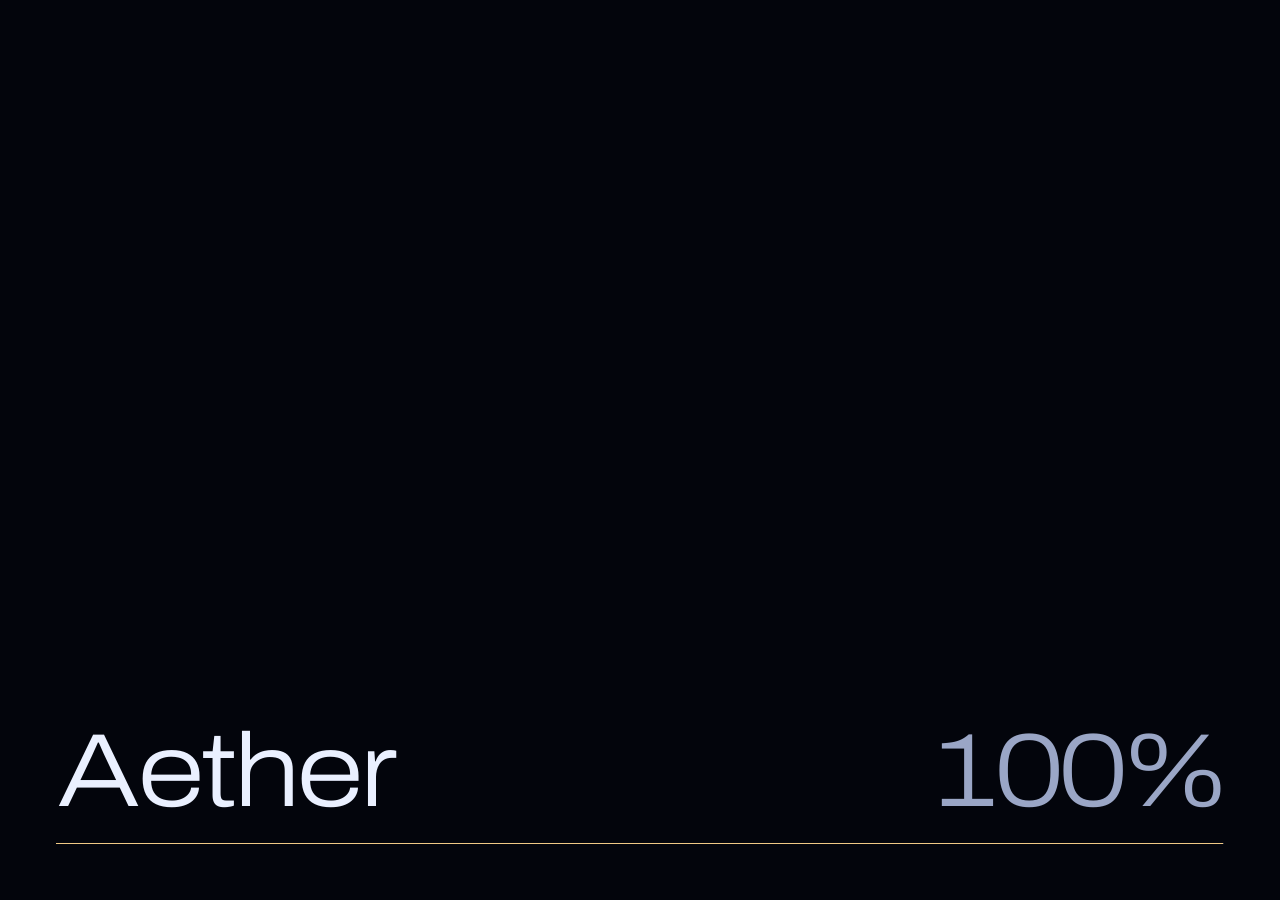
<file: index.html>
<!DOCTYPE html>
<html lang="en">
<head>
<meta charset="utf-8">
<meta name="viewport" content="width=device-width, initial-scale=1, viewport-fit=cover">
<title>Aether — an interactive atlas of the universe</title>
<meta name="description" content="Fly through the solar system, measure the distance to the stars and scrub 13.8 billion years of cosmic history.">
<meta name="theme-color" content="#03050c">
<meta name="color-scheme" content="dark">
<link rel="icon" href="favicon.svg" type="image/svg+xml">
<script>document.documentElement.classList.add('js')</script>

<!-- Archivo is a variable font with a width axis. The hero headline stretches as you accelerate. -->
<link rel="preconnect" href="https://fonts.googleapis.com">
<link rel="preconnect" href="https://fonts.gstatic.com" crossorigin>
<link rel="stylesheet" href="https://fonts.googleapis.com/css2?family=Archivo:wdth,wght@62..125,100..900&display=swap">
<link rel="stylesheet" href="css/style.css">
</head>

<body class="is-loading" data-view="home">

<a class="skip" href="#main">Skip to content</a>

<div class="preloader" aria-hidden="true">
  <div class="preloader__row">
    <span class="preloader__name">Aether</span>
    <span class="preloader__count"><span id="loadCount">0</span>%</span>
  </div>
  <div class="preloader__bar"><i></i></div>
</div>

<div class="nebula" aria-hidden="true"></div>
<canvas id="starfield" aria-hidden="true"></canvas>
<div class="grain" aria-hidden="true"></div>

<!-- ============================ NAVIGATION ============================ -->
<header class="nav">
  <a class="logo" href="#/" aria-label="Aether, home">
    <svg viewBox="0 0 32 32" aria-hidden="true"><circle cx="16" cy="16" r="9.5" fill="none" stroke="currentColor" stroke-width="1.6"/><circle cx="24" cy="9.5" r="2.7" fill="#f0c985"/></svg>
    <span>Aether</span>
  </a>

  <nav class="nav__links" id="menu" aria-label="Main">
    <a href="#/planets">Planets</a>
    <a href="#/missions">Missions</a>
    <a href="#/travel">Travel</a>
    <a href="#/light">Light</a>
    <a href="#/timeline">Timeline</a>
    <a class="nav__join" href="#/join">Join the list</a>
  </nav>

  <a class="btn btn--ghost btn--sm nav__cta" href="#/join">Join the list</a>

  <button class="nav__toggle" type="button" aria-expanded="false" aria-controls="menu" aria-label="Open menu">
    <span></span><span></span>
  </button>
</header>

<noscript><p class="noscript">Aether needs JavaScript for its interactive parts. Please turn it on and reload.</p></noscript>

<main id="main" tabindex="-1">

  <!-- ============================ 1. HOME ============================ -->
  <section class="view view--home" id="view-home" data-view="home" aria-labelledby="heroTitle">
    <div class="limb" aria-hidden="true">
      <div class="limb__sun"></div>
      <div class="limb__streak"></div>
    </div>

    <div class="view__inner">
      <div class="hero__inner">
        <h1 class="hero__title" id="heroTitle">
          <span class="ln"><span style="--i:0">Explore</span></span>
          <span class="ln"><span style="--i:1">what lies</span></span>
          <span class="ln"><span style="--i:2">beyond</span></span>
          <span class="ln"><span style="--i:3">the sky.</span></span>
        </h1>

        <div class="hero__foot">
          <div class="hero__copy">
            <p class="hero__sub">Fly through the solar system, measure the distance to the stars and scrub 13.8 billion years of cosmic history.</p>
            <div class="hero__actions">
              <a class="btn btn--primary" href="#/planets">Start exploring</a>
              <a class="btn btn--ghost" href="#/travel">How far is it?</a>
            </div>
          </div>

          <div class="hold" aria-hidden="true">
            <svg viewBox="0 0 40 40"><circle class="hold__bg" cx="20" cy="20" r="17"/><circle class="hold__fg" id="holdRing" cx="20" cy="20" r="17" pathLength="1"/></svg>
            <p class="hold__txt">
              <span class="only-fine">Press and hold anywhere to jump</span>
              <span class="only-touch">Touch and hold to jump</span>
            </p>
          </div>
        </div>
      </div>
    </div>
    <div class="flash" aria-hidden="true"></div>
  </section>

  <!-- ============================ 2. PLANETS ============================ -->
  <section class="view" id="view-planets" data-view="planets" aria-labelledby="planetsTitle">
    <div class="view__inner">
      <header class="head">
        <h2 class="h2 rv" id="planetsTitle">Eight planets, one star.</h2>
        <p class="lede rv">Select a planet to read its numbers. Orbits are animated for effect; sizes and distances are not drawn to scale.</p>
      </header>

      <div class="planets">
        <div class="planets__map rv">
          <div class="orrery" id="orrery">
            <svg id="orrerySvg" viewBox="-500 -500 1000 1000" role="group" aria-label="Map of the solar system. Select a planet.">
              <defs>
                <radialGradient id="sunGlow">
                  <stop offset="0" stop-color="#fff2d2" stop-opacity=".95"/>
                  <stop offset=".22" stop-color="#ffd48f" stop-opacity=".5"/>
                  <stop offset=".6" stop-color="#f0a850" stop-opacity=".08"/>
                  <stop offset="1" stop-color="#f0a850" stop-opacity="0"/>
                </radialGradient>
                <radialGradient id="sunCore" cx=".4" cy=".35" r=".75">
                  <stop offset="0" stop-color="#fffbe9"/>
                  <stop offset=".6" stop-color="#ffe0a3"/>
                  <stop offset="1" stop-color="#f5b861"/>
                </radialGradient>
                <radialGradient id="sphere" cx=".35" cy=".3" r=".9">
                  <stop offset="0" stop-color="#fff" stop-opacity=".3"/>
                  <stop offset=".5" stop-color="#fff" stop-opacity="0"/>
                  <stop offset="1" stop-color="#000" stop-opacity=".3"/>
                </radialGradient>
                <linearGradient id="shade" x1="0" y1="0" x2="1" y2="0">
                  <stop offset=".3" stop-color="#000" stop-opacity="0"/>
                  <stop offset="1" stop-color="#000" stop-opacity=".78"/>
                </linearGradient>
                <linearGradient id="bands-jupiter" x1="0" y1="0" x2="0" y2="1">
                  <stop offset="0" stop-color="#a98a6b"/>
                  <stop offset=".12" stop-color="#e5d1b2"/>
                  <stop offset=".24" stop-color="#b78558"/>
                  <stop offset=".36" stop-color="#ead9bc"/>
                  <stop offset=".48" stop-color="#c4936a"/>
                  <stop offset=".6" stop-color="#efe0c6"/>
                  <stop offset=".72" stop-color="#b88a64"/>
                  <stop offset=".86" stop-color="#dcc5a4"/>
                  <stop offset="1" stop-color="#9a7556"/>
                </linearGradient>
                <linearGradient id="bands-saturn" x1="0" y1="0" x2="0" y2="1">
                  <stop offset="0" stop-color="#bfa874"/>
                  <stop offset=".2" stop-color="#e6d3a0"/>
                  <stop offset=".4" stop-color="#cdb482"/>
                  <stop offset=".6" stop-color="#ecdcae"/>
                  <stop offset=".8" stop-color="#c9b07e"/>
                  <stop offset="1" stop-color="#a38c5e"/>
                </linearGradient>
              </defs>
              <g id="bezel" aria-hidden="true"></g>
              <g id="orbits" aria-hidden="true"></g>
              <g aria-hidden="true">
                <circle r="150" fill="url(#sunGlow)"/>
                <circle r="36" fill="url(#sunCore)"/>
              </g>
              <g id="planetLayer"></g>
            </svg>
            <div class="orrery__tag" id="orreryTag" aria-hidden="true"></div>
          </div>
          <div class="chips" id="chips" role="group" aria-label="Choose a planet"></div>
        </div>

        <article class="panel rv" id="panel" aria-live="polite">
          <div class="panel__top">
            <p class="panel__count" id="pCount">03 of 08</p>
            <div class="panel__arrows">
              <button class="icon-btn" id="pPrev" type="button" aria-label="Previous planet"><svg viewBox="0 0 24 24" aria-hidden="true"><path d="M15 5l-7 7 7 7"/></svg></button>
              <button class="icon-btn" id="pNext" type="button" aria-label="Next planet"><svg viewBox="0 0 24 24" aria-hidden="true"><path d="M9 5l7 7-7 7"/></svg></button>
            </div>
          </div>
          <div class="panel__body" id="pBody">
            <p class="panel__tag" id="pTag"></p>
            <h3 class="panel__name" id="pName"></h3>
            <p class="panel__desc" id="pDesc"></p>
            <dl class="facts">
              <div><dt>Diameter</dt><dd id="fDia"></dd></div>
              <div><dt>Distance from the Sun</dt><dd id="fDist"></dd></div>
              <div><dt>One day</dt><dd id="fDay"></dd></div>
              <div><dt>One year</dt><dd id="fYear"></dd></div>
              <div><dt>Moons</dt><dd id="fMoons"></dd></div>
              <div><dt>Temperature</dt><dd id="fTemp"></dd></div>
            </dl>
          </div>
        </article>
      </div>
    </div>
  </section>

  <!-- ============================ 3. MISSIONS ============================ -->
  <section class="view" id="view-missions" data-view="missions" aria-labelledby="missionsTitle">
    <div class="view__inner">
      <header class="head">
        <h2 class="h2 rv" id="missionsTitle">What we’ve sent so far.</h2>
        <p class="lede rv">Five machines that changed what we know, from a Moon landing to a spacecraft flying through the Sun’s atmosphere.</p>
      </header>

      <div class="plates">
        <article class="plate plate--a rv" data-tilt>
          <p class="plate__year">1977</p>
          <svg class="plate__art" viewBox="0 0 160 120" aria-hidden="true">
            <circle cx="46" cy="60" r="40"/>
            <circle cx="46" cy="60" r="32" opacity=".6"/>
            <circle cx="46" cy="60" r="24" opacity=".45"/>
            <circle cx="46" cy="60" r="16" opacity=".35"/>
            <circle cx="46" cy="60" r="5" class="g"/>
            <path d="M96 60H154" class="g dash"/>
            <circle cx="154" cy="60" r="2.4" class="g fill"/>
          </svg>
          <div class="plate__body">
            <h3>Voyager 1</h3>
            <p>The most distant human-made object. It crossed into interstellar space in 2012, and its Golden Record carries sounds and images of Earth.</p>
            <p class="plate__fig">In interstellar space since 2012</p>
          </div>
        </article>

        <article class="plate plate--b rv" data-tilt>
          <p class="plate__year">2021</p>
          <svg class="plate__art" viewBox="-75 -75 150 150" aria-hidden="true"><g id="webbHex" class="g"></g></svg>
          <div class="plate__body">
            <h3>James Webb Space Telescope</h3>
            <p>A 6.5-metre mirror of 18 gold-coated hexagons, 1.5 million km from Earth, reading infrared light from some of the first galaxies.</p>
            <p class="plate__fig">1.5 million km from Earth</p>
          </div>
        </article>

        <article class="plate plate--c rv" data-tilt>
          <p class="plate__year">1969</p>
          <svg class="plate__art" viewBox="0 0 160 120" aria-hidden="true">
            <circle cx="22" cy="92" r="11"/>
            <circle cx="126" cy="34" r="20"/>
            <circle cx="119" cy="29" r="3.4" opacity=".5"/>
            <circle cx="133" cy="40" r="2.4" opacity=".5"/>
            <path d="M32 84C58 48 92 36 106 36" class="g dash"/>
          </svg>
          <div class="plate__body">
            <h3>Apollo 11</h3>
            <p>On 20 July, Neil Armstrong and Buzz Aldrin walked on the Moon for about two and a half hours while Michael Collins orbited above.</p>
            <p class="plate__fig">20 July 1969</p>
          </div>
        </article>

        <article class="plate plate--c rv" data-tilt>
          <p class="plate__year">2018</p>
          <svg class="plate__art" viewBox="0 0 160 120" aria-hidden="true">
            <circle cx="14" cy="60" r="34"/>
            <circle cx="14" cy="60" r="44" opacity=".4" stroke-dasharray="2 4"/>
            <circle cx="14" cy="60" r="54" opacity=".25" stroke-dasharray="2 4"/>
            <ellipse cx="108" cy="60" rx="48" ry="22" opacity=".5"/>
            <rect x="104" y="34" width="8" height="8" class="g fill"/>
          </svg>
          <div class="plate__body">
            <h3>Parker Solar Probe</h3>
            <p>The first spacecraft to fly through the Sun’s corona. At its closest it moves at about 692,000 km/h, the fastest any human-made object has travelled.</p>
            <p class="plate__fig">692,000 km/h</p>
          </div>
        </article>

        <article class="plate plate--c rv" data-tilt>
          <p class="plate__year">2021</p>
          <svg class="plate__art" viewBox="0 0 160 120" aria-hidden="true">
            <circle cx="80" cy="60" r="46"/>
            <path d="M36 52q14-8 26 2t24-2" opacity=".6"/>
            <path d="M44 66q12-6 22 2t20-2" opacity=".45"/>
            <path d="M60 96C76 80 92 92 108 72S126 56 134 50" class="g dash dots"/>
            <circle cx="134" cy="50" r="2.6" class="g fill"/>
          </svg>
          <div class="plate__body">
            <h3>Perseverance</h3>
            <p>Landed in Mars’s Jezero Crater and has been collecting sealed rock samples from an ancient river delta. Its helicopter, Ingenuity, flew 72 times.</p>
            <p class="plate__fig">Landed 18 February 2021</p>
          </div>
        </article>
      </div>
    </div>
  </section>

  <!-- ============================ 4. TRAVEL ============================ -->
  <section class="view" id="view-travel" data-view="travel" aria-labelledby="travelTitle">
    <div class="view__inner">
      <header class="head">
        <h2 class="h2 rv" id="travelTitle">How long would it take to get there?</h2>
        <p class="lede rv">Pick a destination and a vehicle. Planet distances use each planet’s closest approach to Earth.</p>
      </header>

      <div class="calc rv">
        <div class="calc__stage">
          <div class="route" aria-hidden="true">
            <span>Earth</span>
            <div class="route__line"><i class="ship" id="ship"></i></div>
            <span id="routeDest">Mars</span>
          </div>
          <p class="calc__time" aria-hidden="true"><span id="tNum">0</span><span class="calc__unit" id="tUnit">years</span></p>
          <p class="sr-only" id="tSr" aria-live="polite"></p>
          <p class="calc__meta" id="tMeta"></p>
          <p class="calc__fun" id="tFun"></p>
        </div>

        <div class="calc__controls">
          <fieldset class="group">
            <legend>Destination</legend>
            <div class="pills" id="destPills"></div>
          </fieldset>
          <fieldset class="group">
            <legend>Vehicle</legend>
            <div class="pills" id="vehPills"></div>
          </fieldset>
        </div>
        <p class="fine">Speeds are held constant in a straight line. Real missions follow curved paths and fly slower.</p>
      </div>
    </div>
  </section>

  <!-- ============================ 5. LIGHT ============================ -->
  <section class="view" id="view-light" data-view="light" aria-labelledby="lightTitle">
    <div class="view__inner">
      <header class="head">
        <h2 class="h2 rv" id="lightTitle">The farther you look, the older the light.</h2>
        <p class="lede rv">Light covers about 300,000 km every second. Distances in space are easiest to feel as the time light needs to cross them.</p>
      </header>

      <ol class="ladder">
        <li class="rv" data-sec="499" data-value="8.3" data-dec="1">
          <p class="ladder__val"><span class="num">8.3</span><small>minutes</small></p>
          <p class="ladder__txt">Sunlight reaching Earth. You always see the Sun as it was eight minutes ago.</p>
          <div class="ladder__bar" aria-hidden="true"><i></i></div>
        </li>
        <li class="rv" data-sec="134000000" data-value="4.2" data-dec="1">
          <p class="ladder__val"><span class="num">4.2</span><small>years</small></p>
          <p class="ladder__txt">Light from Proxima Centauri, the nearest star after the Sun.</p>
          <div class="ladder__bar" aria-hidden="true"><i></i></div>
        </li>
        <li class="rv" data-sec="3156000000000" data-value="100000" data-dec="0">
          <p class="ladder__val"><span class="num">100,000</span><small>years</small></p>
          <p class="ladder__txt">Light crossing the Milky Way from one edge to the other.</p>
          <div class="ladder__bar" aria-hidden="true"><i></i></div>
        </li>
        <li class="rv" data-sec="78900000000000" data-value="2.5" data-dec="1">
          <p class="ladder__val"><span class="num">2.5</span><small>million years</small></p>
          <p class="ladder__txt">Light from the Andromeda galaxy, which you can see with your own eyes on a dark night.</p>
          <div class="ladder__bar" aria-hidden="true"><i></i></div>
        </li>
        <li class="rv" data-sec="435500000000000000" data-value="13.8" data-dec="1">
          <p class="ladder__val"><span class="num">13.8</span><small>billion years</small></p>
          <p class="ladder__txt">The age of the universe. The oldest light we can see has travelled almost this long.</p>
          <div class="ladder__bar" aria-hidden="true"><i></i></div>
        </li>
      </ol>
      <p class="fine rv">Bars use a logarithmic scale, so each step is far larger than the one before it.</p>
    </div>
  </section>

  <!-- ============================ 6. TIMELINE ============================ -->
  <section class="view" id="view-timeline" data-view="timeline" aria-labelledby="timelineTitle">
    <div class="view__inner">
      <header class="head">
        <h2 class="h2 rv" id="timelineTitle">Scrub through 13.8 billion years.</h2>
        <p class="lede rv">Drag the slider, or tap a milestone, to move through cosmic history.</p>
      </header>

      <div class="tl">
        <div class="tl__view rv"><canvas id="tlCanvas" aria-hidden="true"></canvas></div>
        <div class="tl__text rv" aria-live="polite">
          <p class="tl__when" id="tlWhen"></p>
          <h3 class="tl__title" id="tlTitle"></h3>
          <p class="tl__desc" id="tlDesc"></p>
        </div>
      </div>

      <div class="tl__ctrl rv">
        <label class="sr-only" for="tlRange">Cosmic time, from the Big Bang to today</label>
        <input class="range" id="tlRange" type="range" min="0" max="800" step="1" value="0">
        <div class="tl__ticks" id="tlTicks"></div>
      </div>
    </div>
  </section>

  <!-- ============================ 7. JOIN ============================ -->
  <section class="view" id="view-join" data-view="join" aria-labelledby="joinTitle">
    <div class="view__inner">
      <div class="cta">
        <h2 class="cta__title rv" id="joinTitle">Keep exploring.</h2>
        <div class="cta__side rv">
          <p class="cta__text">New interactive journeys through space, a few times a year.</p>
          <form class="signup" id="signup" novalidate>
            <label for="email">Email address</label>
            <div class="signup__row">
              <input id="email" name="email" type="email" inputmode="email" autocomplete="email" placeholder="you@example.com" required>
              <button class="btn btn--primary" type="submit">Join the list</button>
            </div>
            <p class="signup__msg" id="signupMsg" role="status"></p>
          </form>
        </div>
      </div>
      <p class="footnote rv">Figures are rounded from public NASA and ESA data. © 2026 Aether.</p>
    </div>
  </section>
</main>

<!-- ======================= BOTTOM BAR: DISTANCE + PAGER ======================= -->
<div class="bar">
  <div class="journey" aria-hidden="true">
    <b id="journeyVal">408 km</b>
    <span id="journeyCap">from Earth, in low orbit</span>
  </div>
  <nav class="pager" aria-label="Step through the journey">
    <button class="icon-btn" id="pgPrev" type="button" aria-label="Previous view"><svg viewBox="0 0 24 24" aria-hidden="true"><path d="M15 5l-7 7 7 7"/></svg></button>
    <p class="pager__txt"><b id="pgNum">01</b> / 07<span id="pgName">Home</span></p>
    <button class="icon-btn" id="pgNext" type="button" aria-label="Next view"><svg viewBox="0 0 24 24" aria-hidden="true"><path d="M9 5l7 7-7 7"/></svg></button>
  </nav>
</div>

<script src="js/main.js" defer></script>
</body>
</html>
</file>
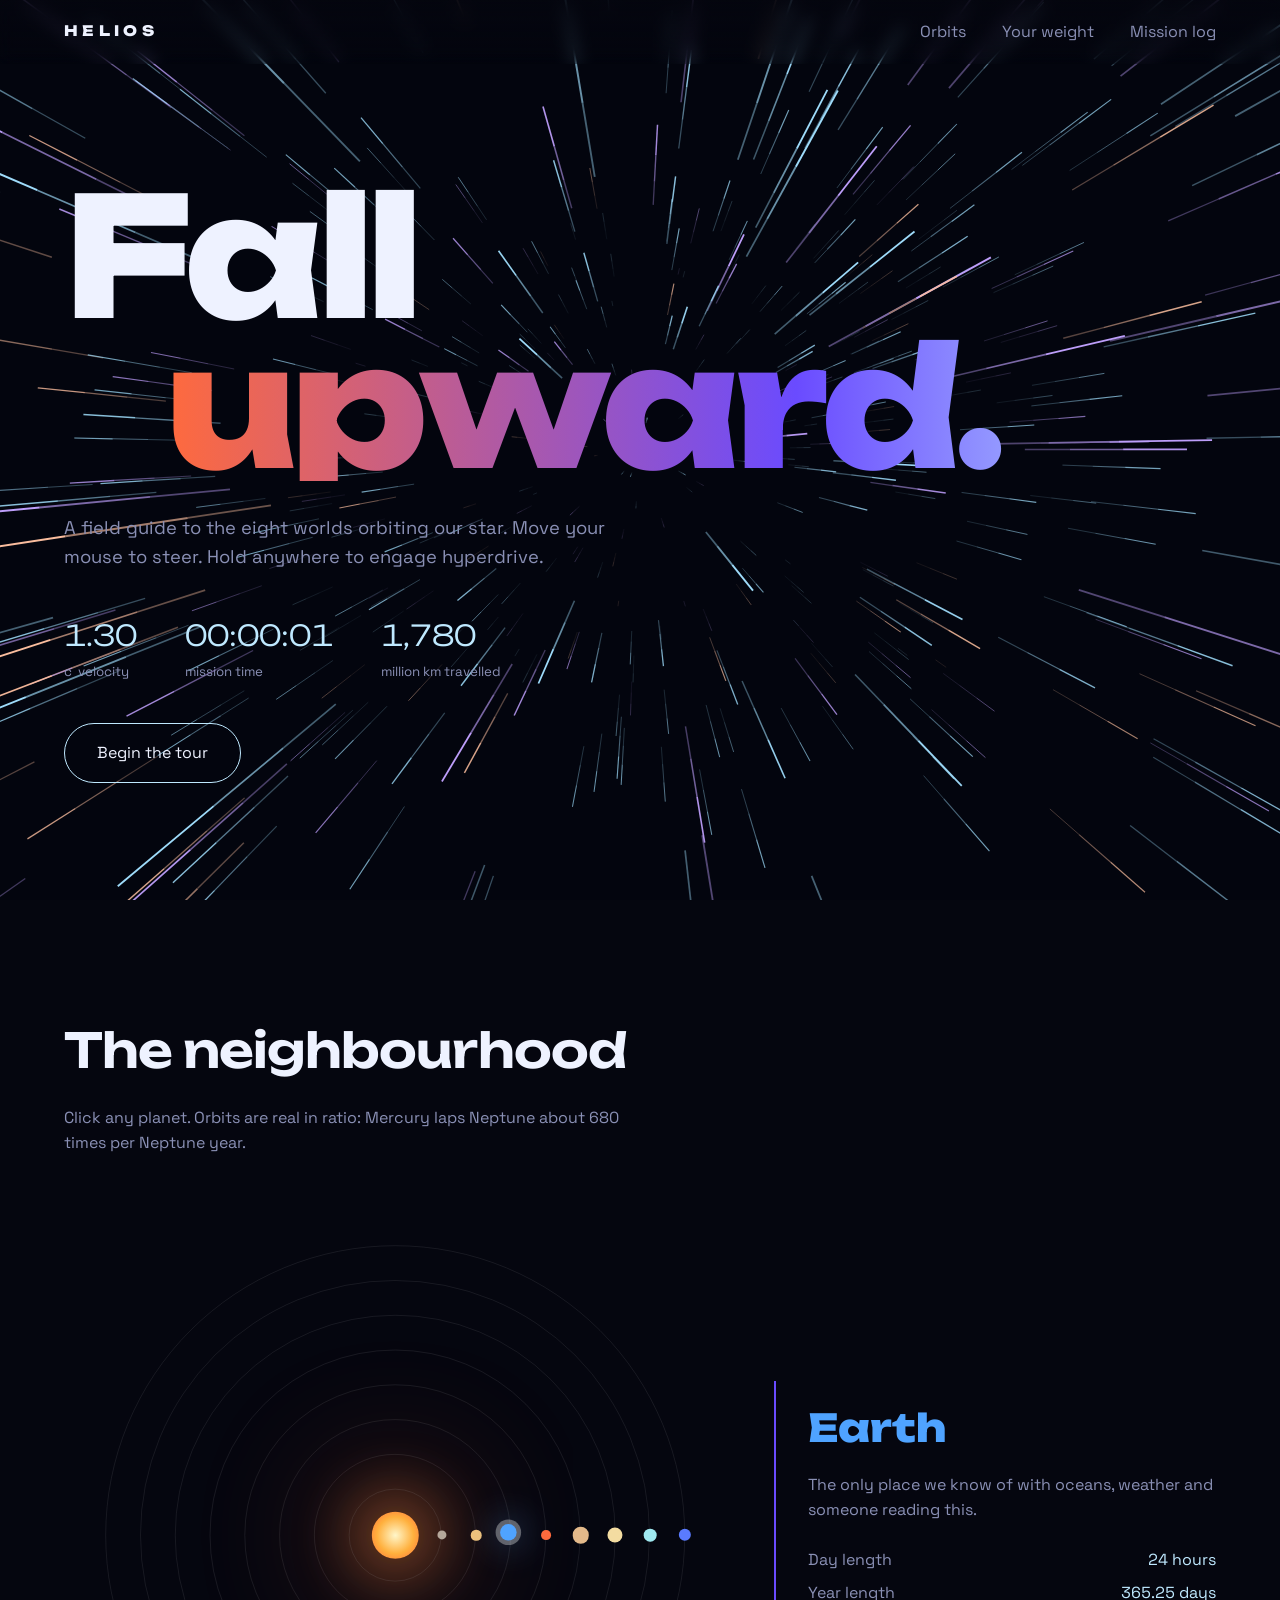
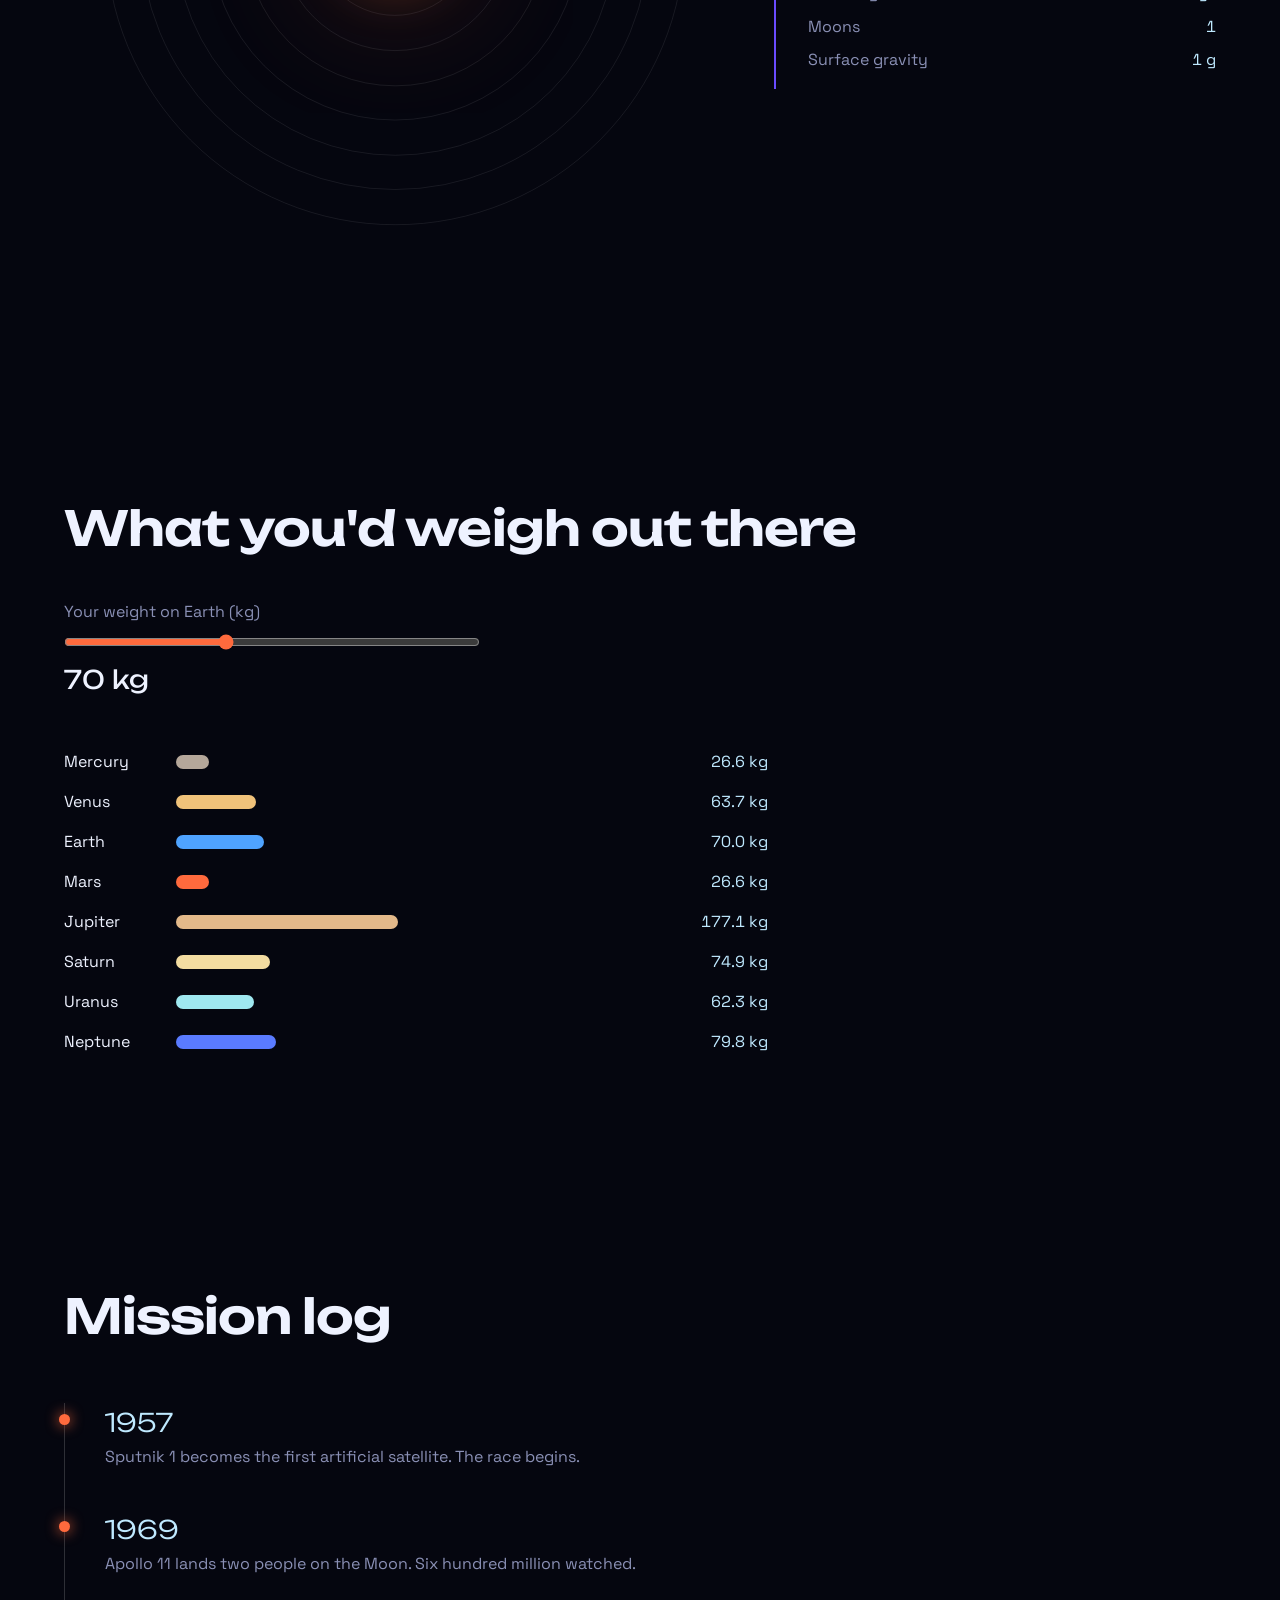
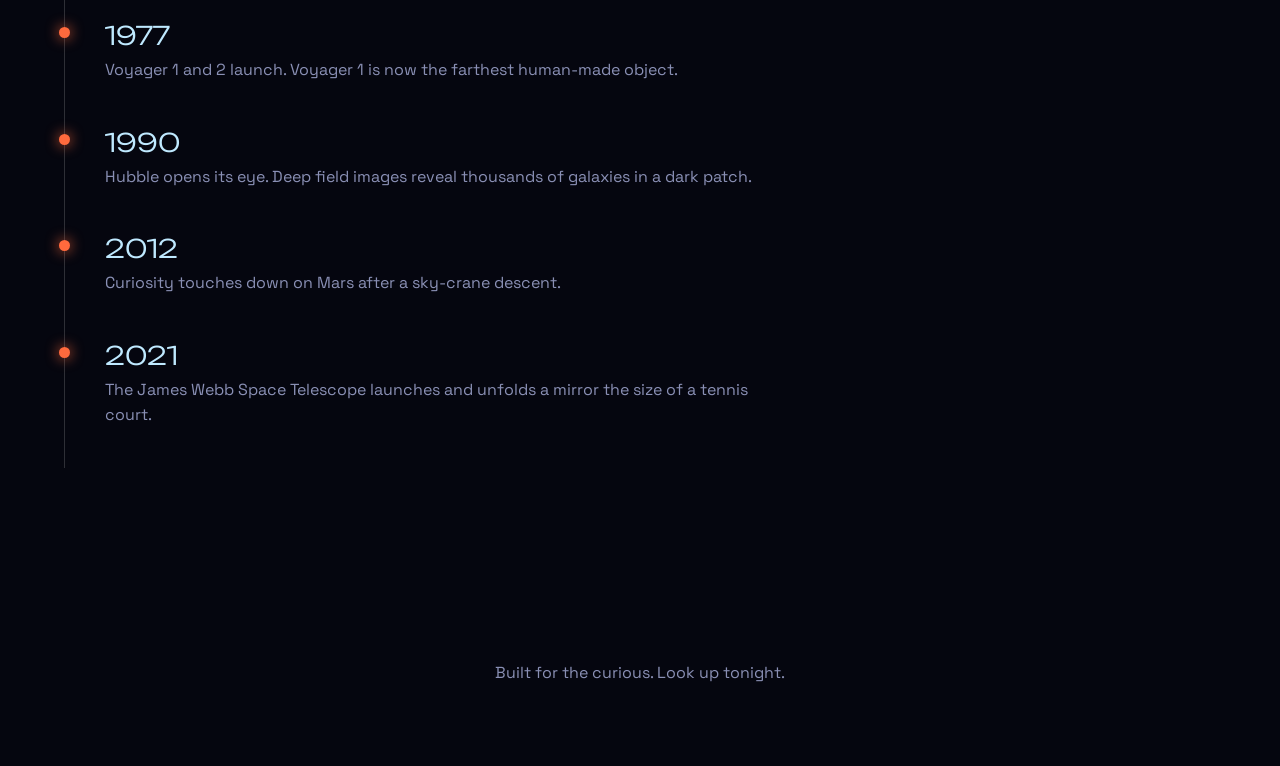
<file: Claude/index.html>
<!DOCTYPE html>
<html lang="en">
<head>
<meta charset="UTF-8">
<meta name="viewport" content="width=device-width, initial-scale=1">
<title>HELIOS — A field guide to the solar system</title>
<link rel="preconnect" href="https://fonts.googleapis.com">
<link rel="preconnect" href="https://fonts.gstatic.com" crossorigin>
<link href="https://fonts.googleapis.com/css2?family=Unbounded:wght@300;600;800&family=Space+Grotesk:wght@300;400;600&display=swap" rel="stylesheet">
<link rel="stylesheet" href="style.css">
</head>
<body>
<canvas id="stars" aria-hidden="true"></canvas>

<header class="nav">
  <a href="#top" class="logo">HELIOS</a>
  <nav>
    <a href="#system">Orbits</a>
    <a href="#scale">Your weight</a>
    <a href="#log">Mission log</a>
  </nav>
</header>

<main id="top">
  <section class="hero">
    <h1 class="mega"><span>Fall</span><span>upward.</span></h1>
    <p class="lede">A field guide to the eight worlds orbiting our star. Move your mouse to steer. Hold anywhere to engage hyperdrive.</p>
    <div class="hud">
      <div><b id="speed">0.2</b><small>c &nbsp;velocity</small></div>
      <div><b id="clock">00:00:00</b><small>mission time</small></div>
      <div><b id="dist">0</b><small>million km travelled</small></div>
    </div>
    <a class="cta" href="#system">Begin the tour</a>
  </section>

  <section id="system" class="system">
    <div class="sys-head">
      <h2>The neighbourhood</h2>
      <p>Click any planet. Orbits are real in ratio: Mercury laps Neptune about 680 times per Neptune year.</p>
    </div>
    <div class="orrery-wrap">
      <div class="orrery" id="orrery"></div>
      <aside class="card" id="card" aria-live="polite">
        <h3 id="c-name">Earth</h3>
        <p id="c-desc"></p>
        <dl>
          <dt>Day length</dt><dd id="c-day"></dd>
          <dt>Year length</dt><dd id="c-year"></dd>
          <dt>Moons</dt><dd id="c-moons"></dd>
          <dt>Surface gravity</dt><dd id="c-g"></dd>
        </dl>
      </aside>
    </div>
  </section>

  <section id="scale" class="scale">
    <h2>What you'd weigh out there</h2>
    <label class="field">Your weight on Earth (kg)
      <input type="range" id="w" min="20" max="150" value="70">
      <output id="wout">70 kg</output>
    </label>
    <div class="bars" id="bars"></div>
  </section>

  <section id="log" class="log">
    <h2>Mission log</h2>
    <ol class="timeline">
      <li><time>1957</time><p>Sputnik 1 becomes the first artificial satellite. The race begins.</p></li>
      <li><time>1969</time><p>Apollo 11 lands two people on the Moon. Six hundred million watched.</p></li>
      <li><time>1977</time><p>Voyager 1 and 2 launch. Voyager 1 is now the farthest human-made object.</p></li>
      <li><time>1990</time><p>Hubble opens its eye. Deep field images reveal thousands of galaxies in a dark patch.</p></li>
      <li><time>2012</time><p>Curiosity touches down on Mars after a sky-crane descent.</p></li>
      <li><time>2021</time><p>The James Webb Space Telescope launches and unfolds a mirror the size of a tennis court.</p></li>
    </ol>
  </section>
</main>

<footer>
  <p>Built for the curious. Look up tonight.</p>
</footer>
<script src="script.js"></script>
</body>
</html>
</file>
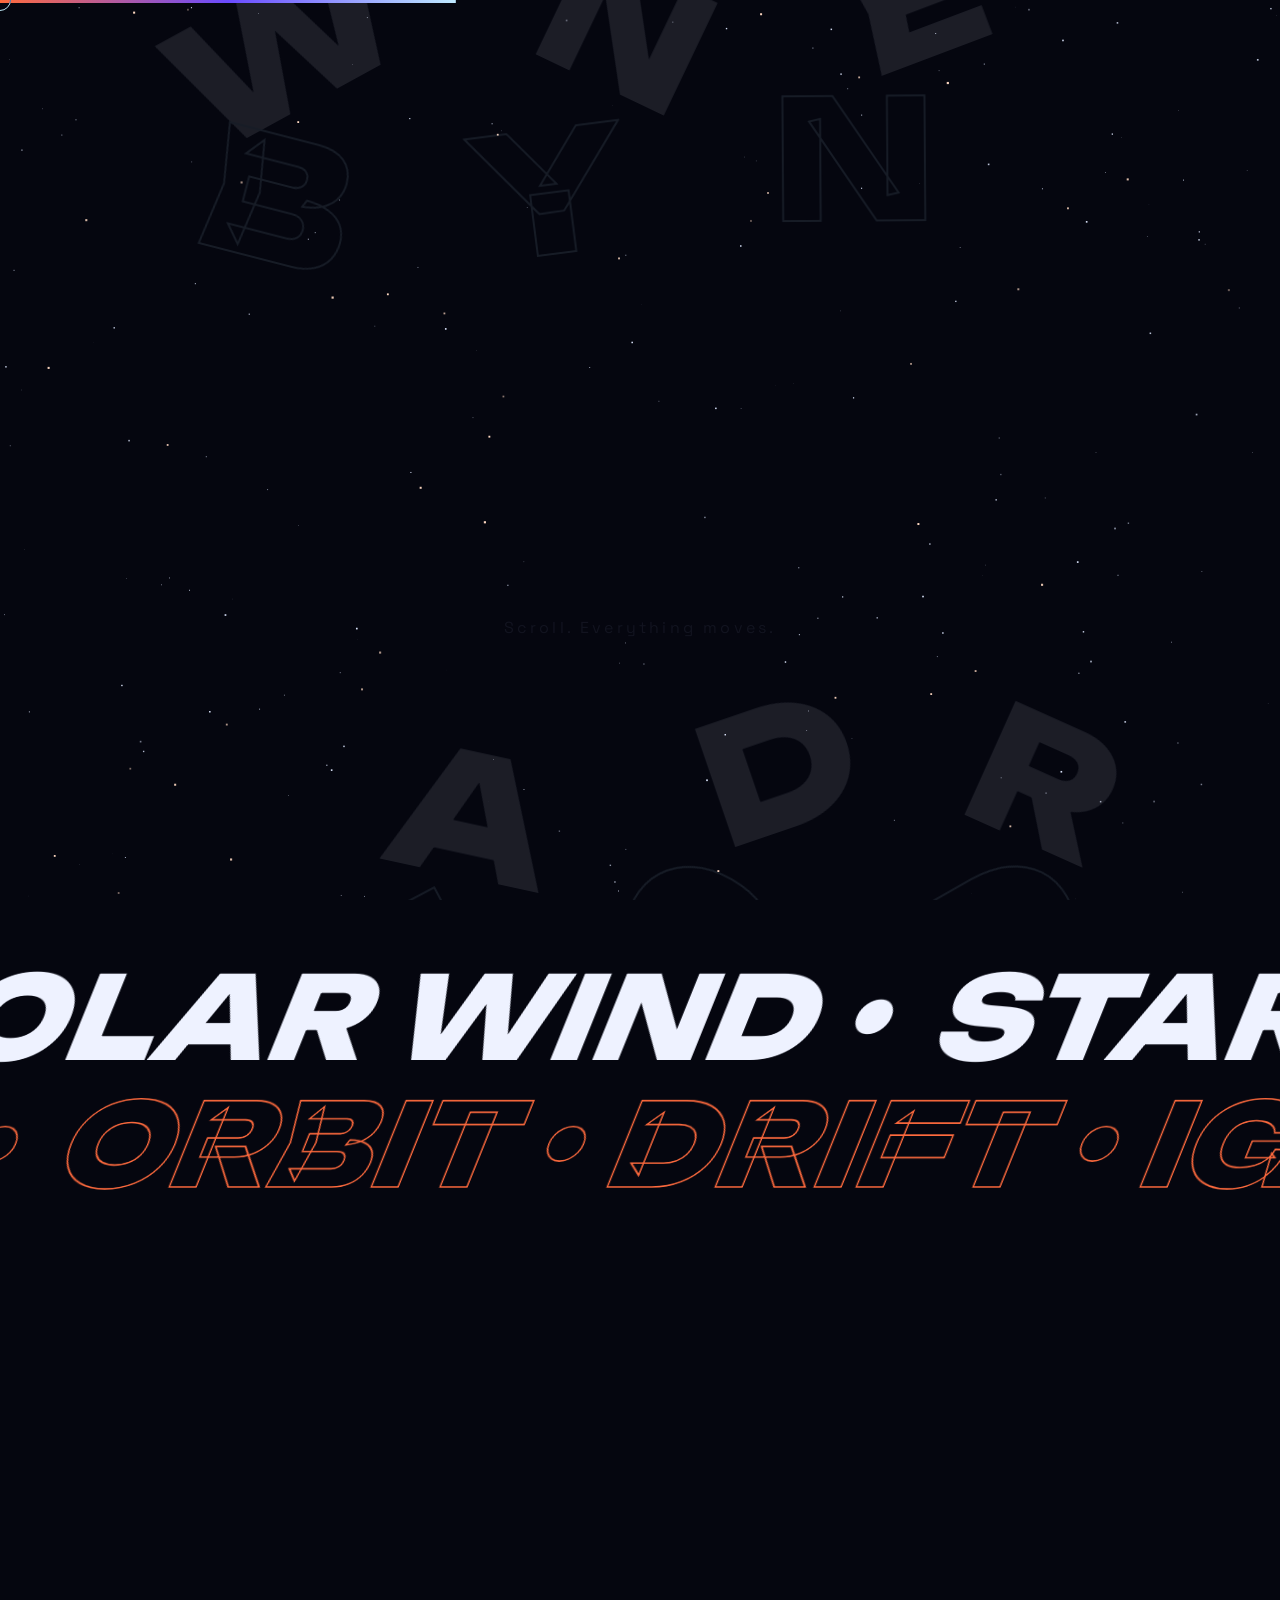
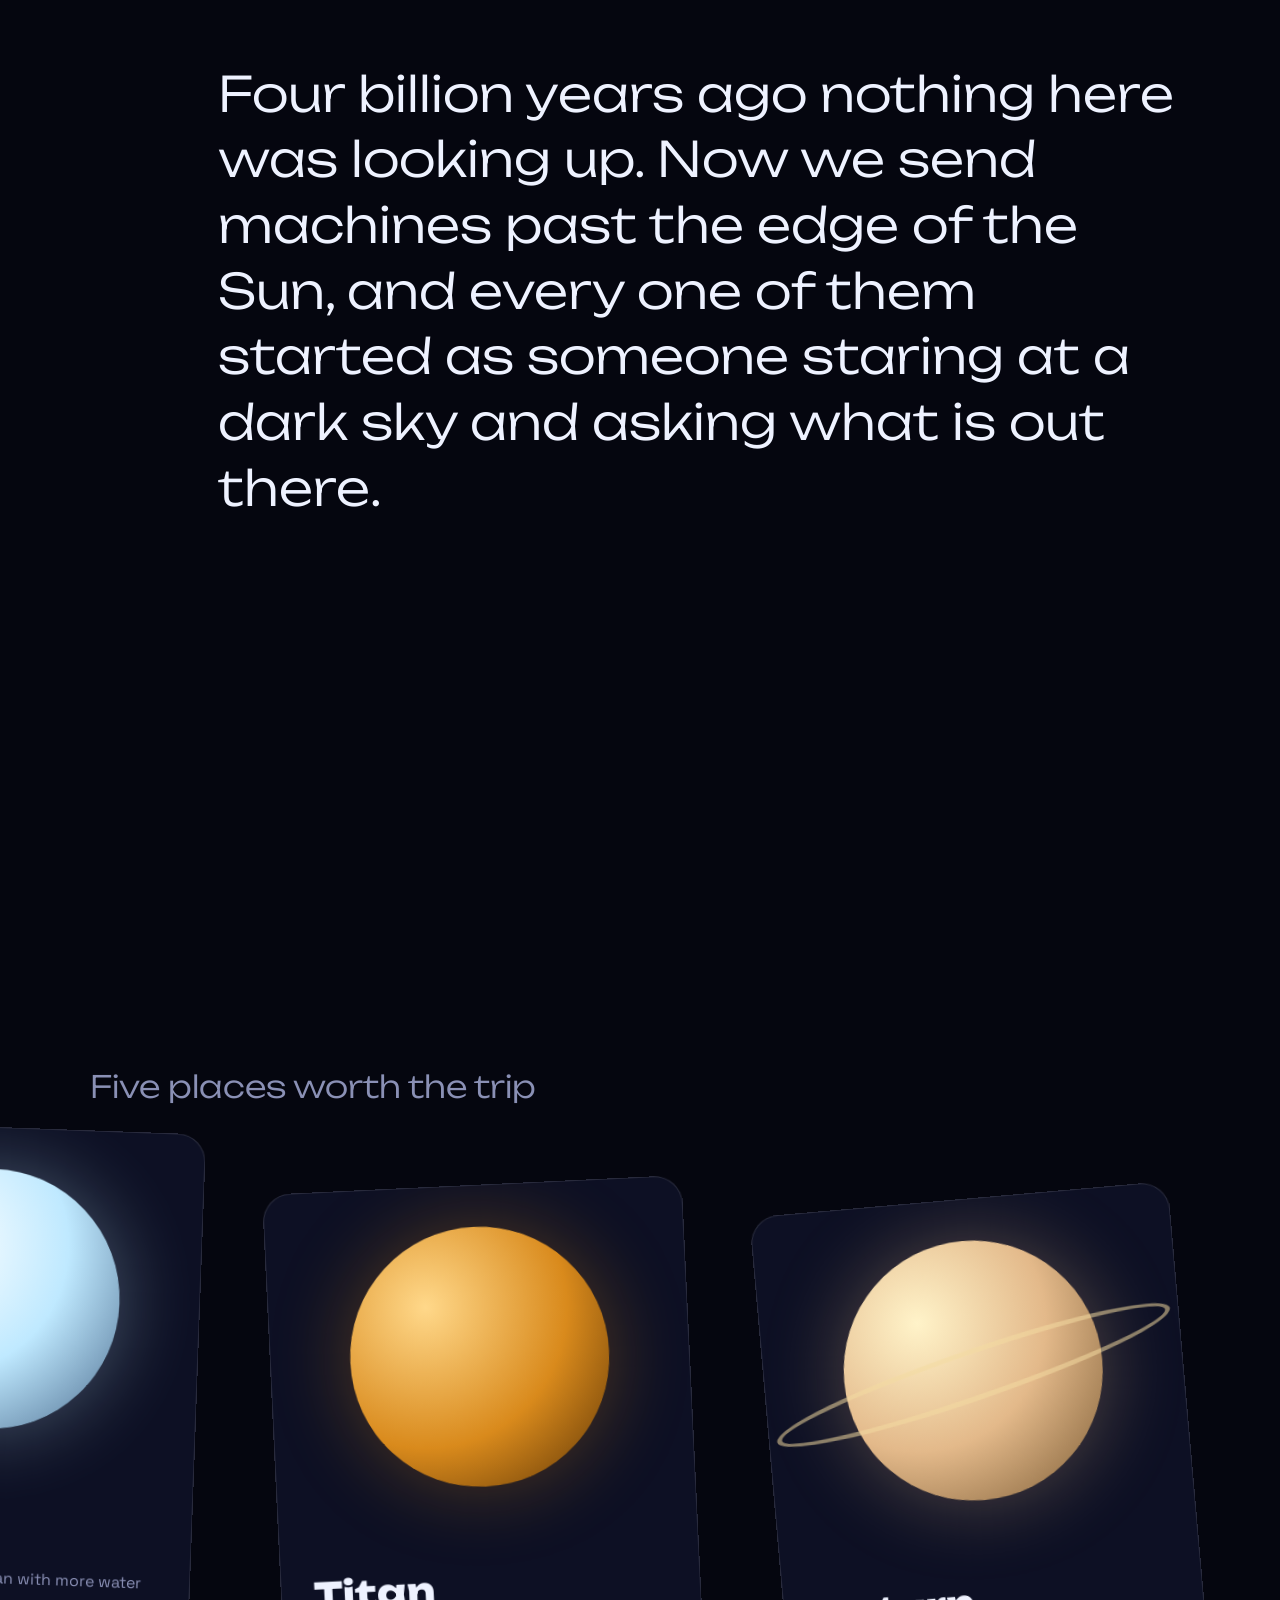
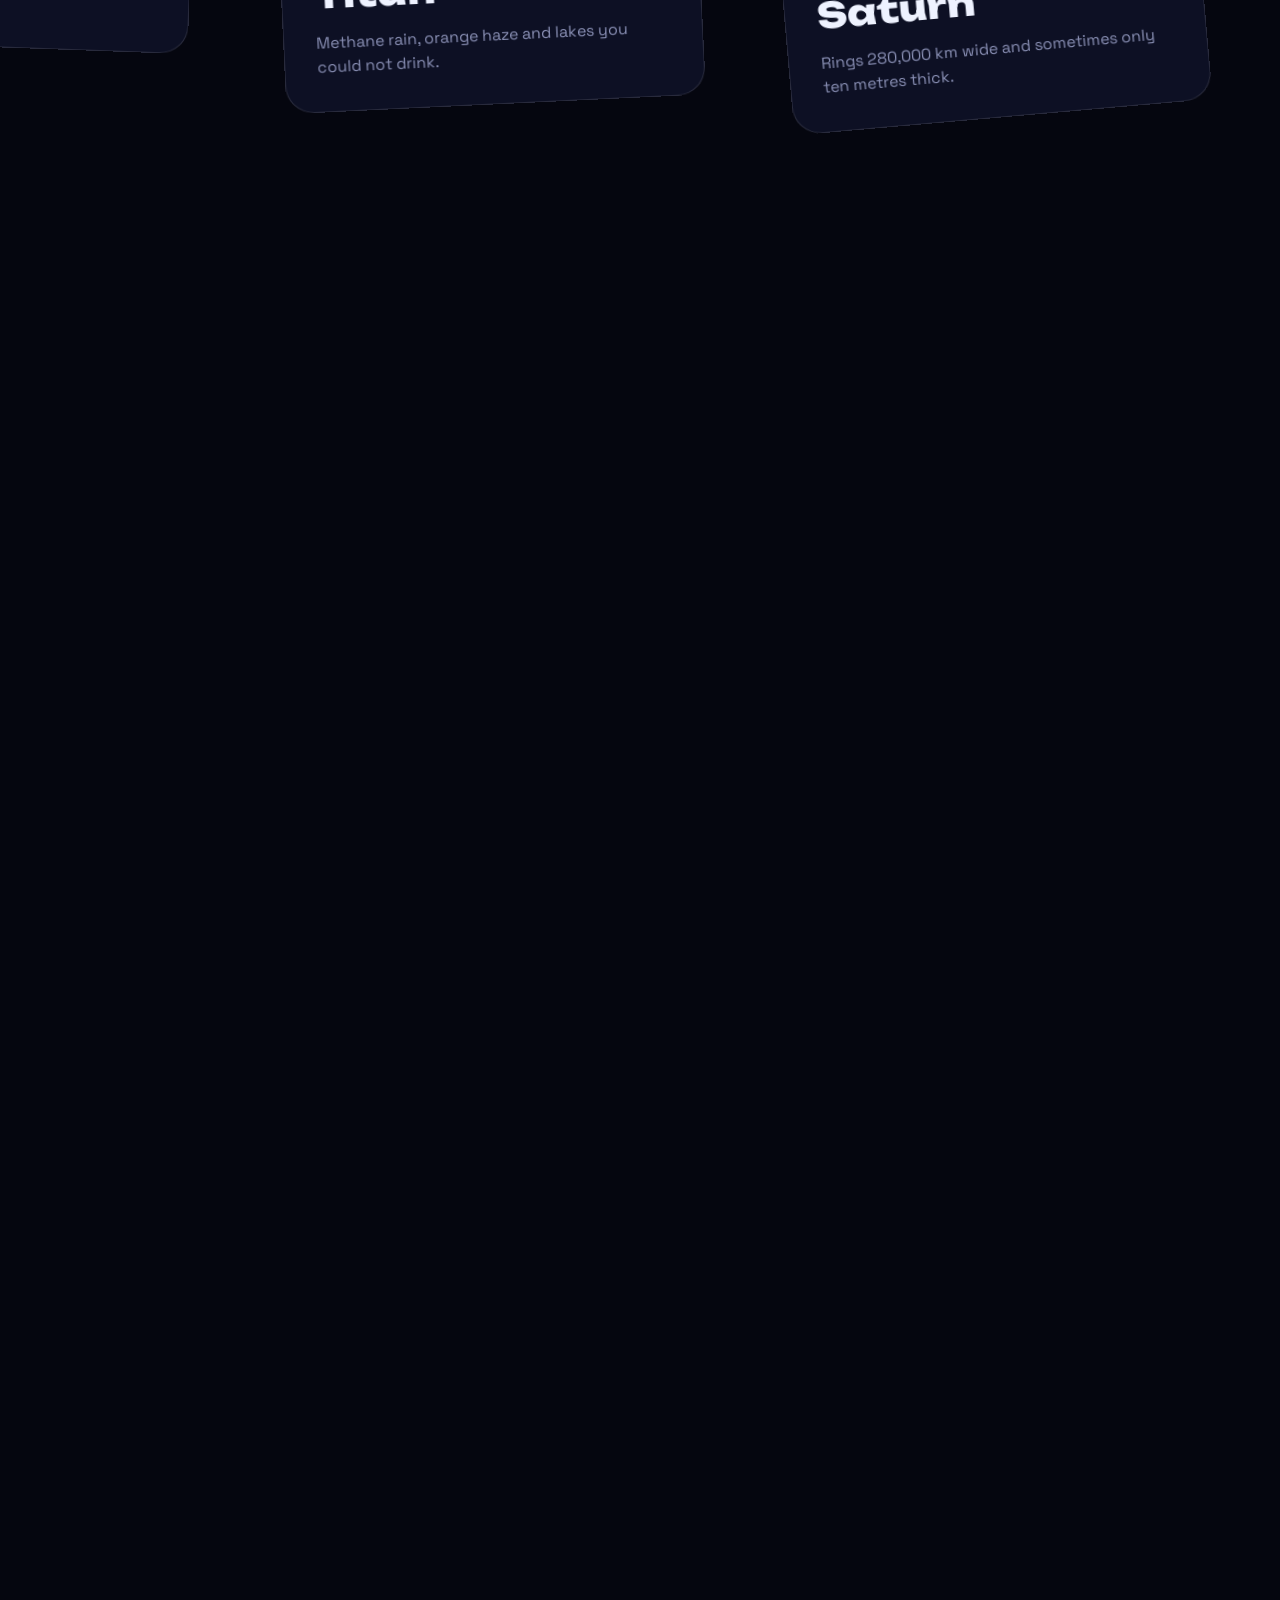
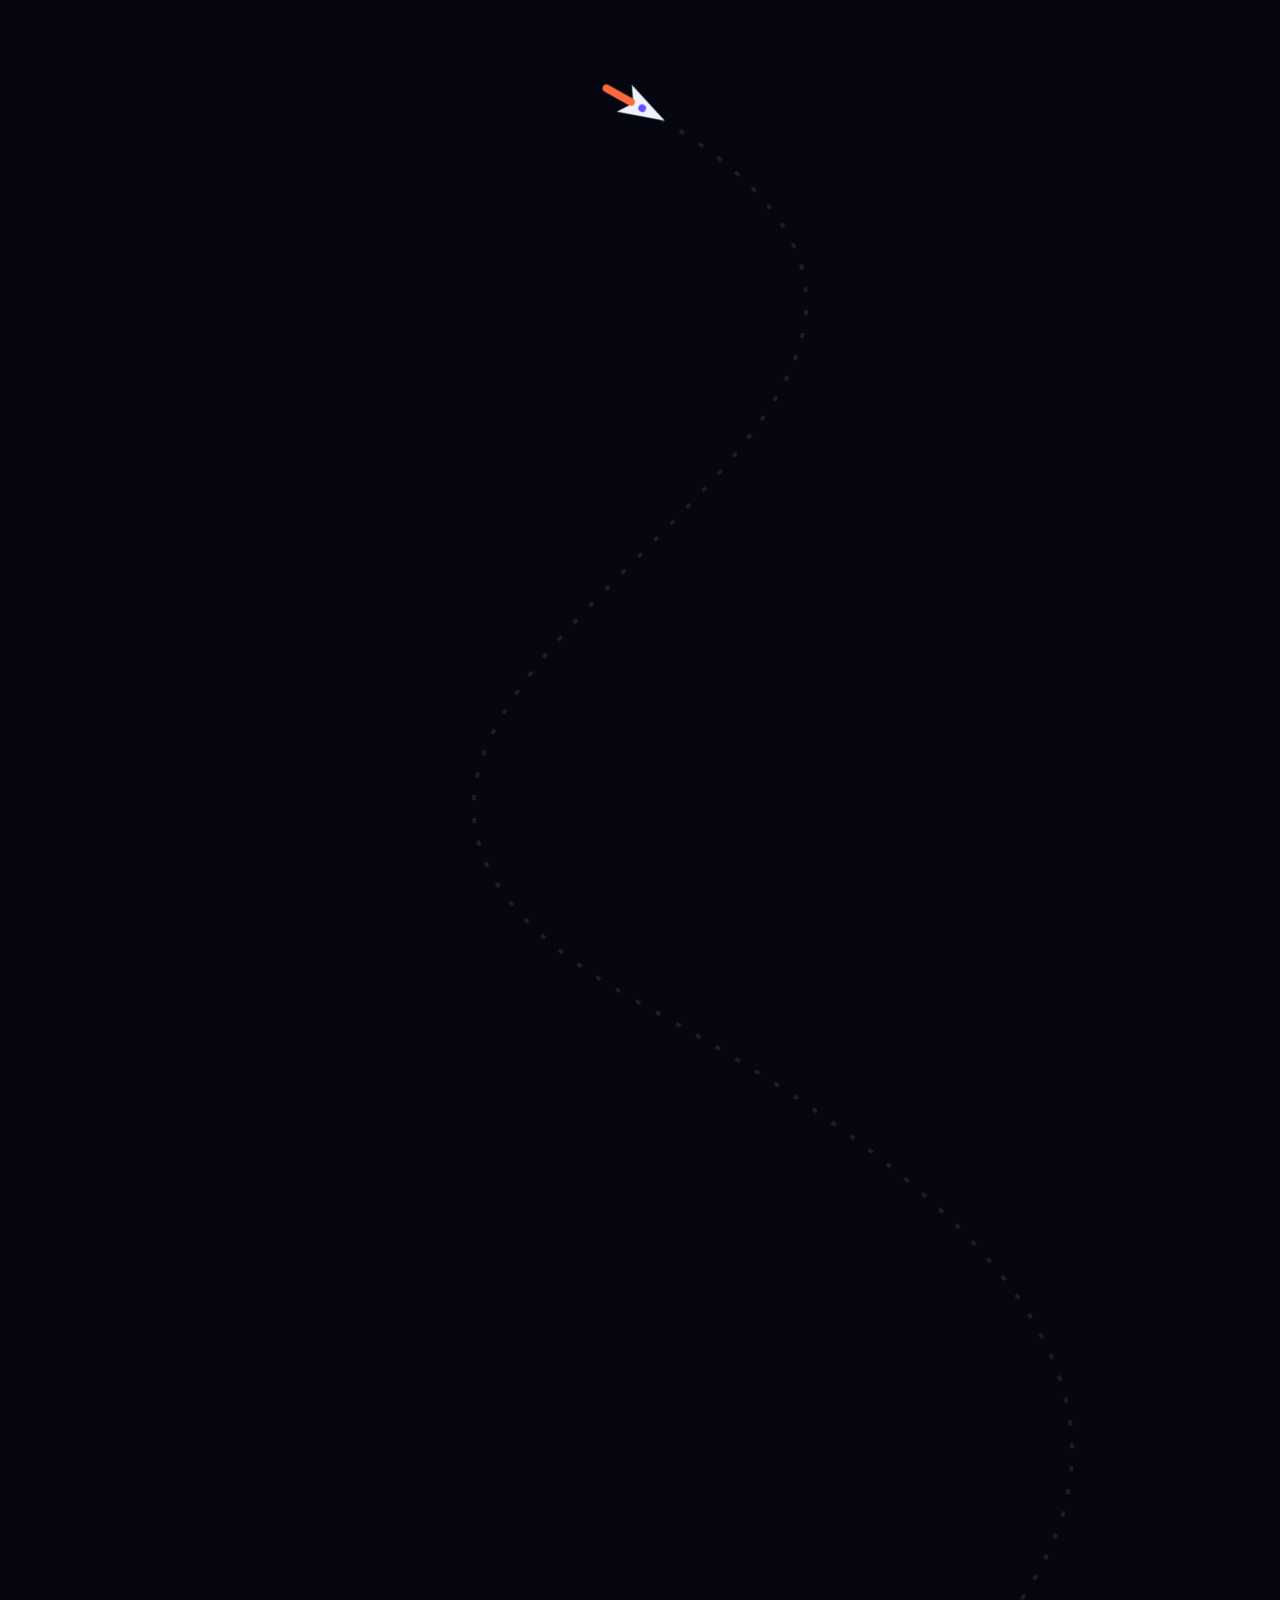
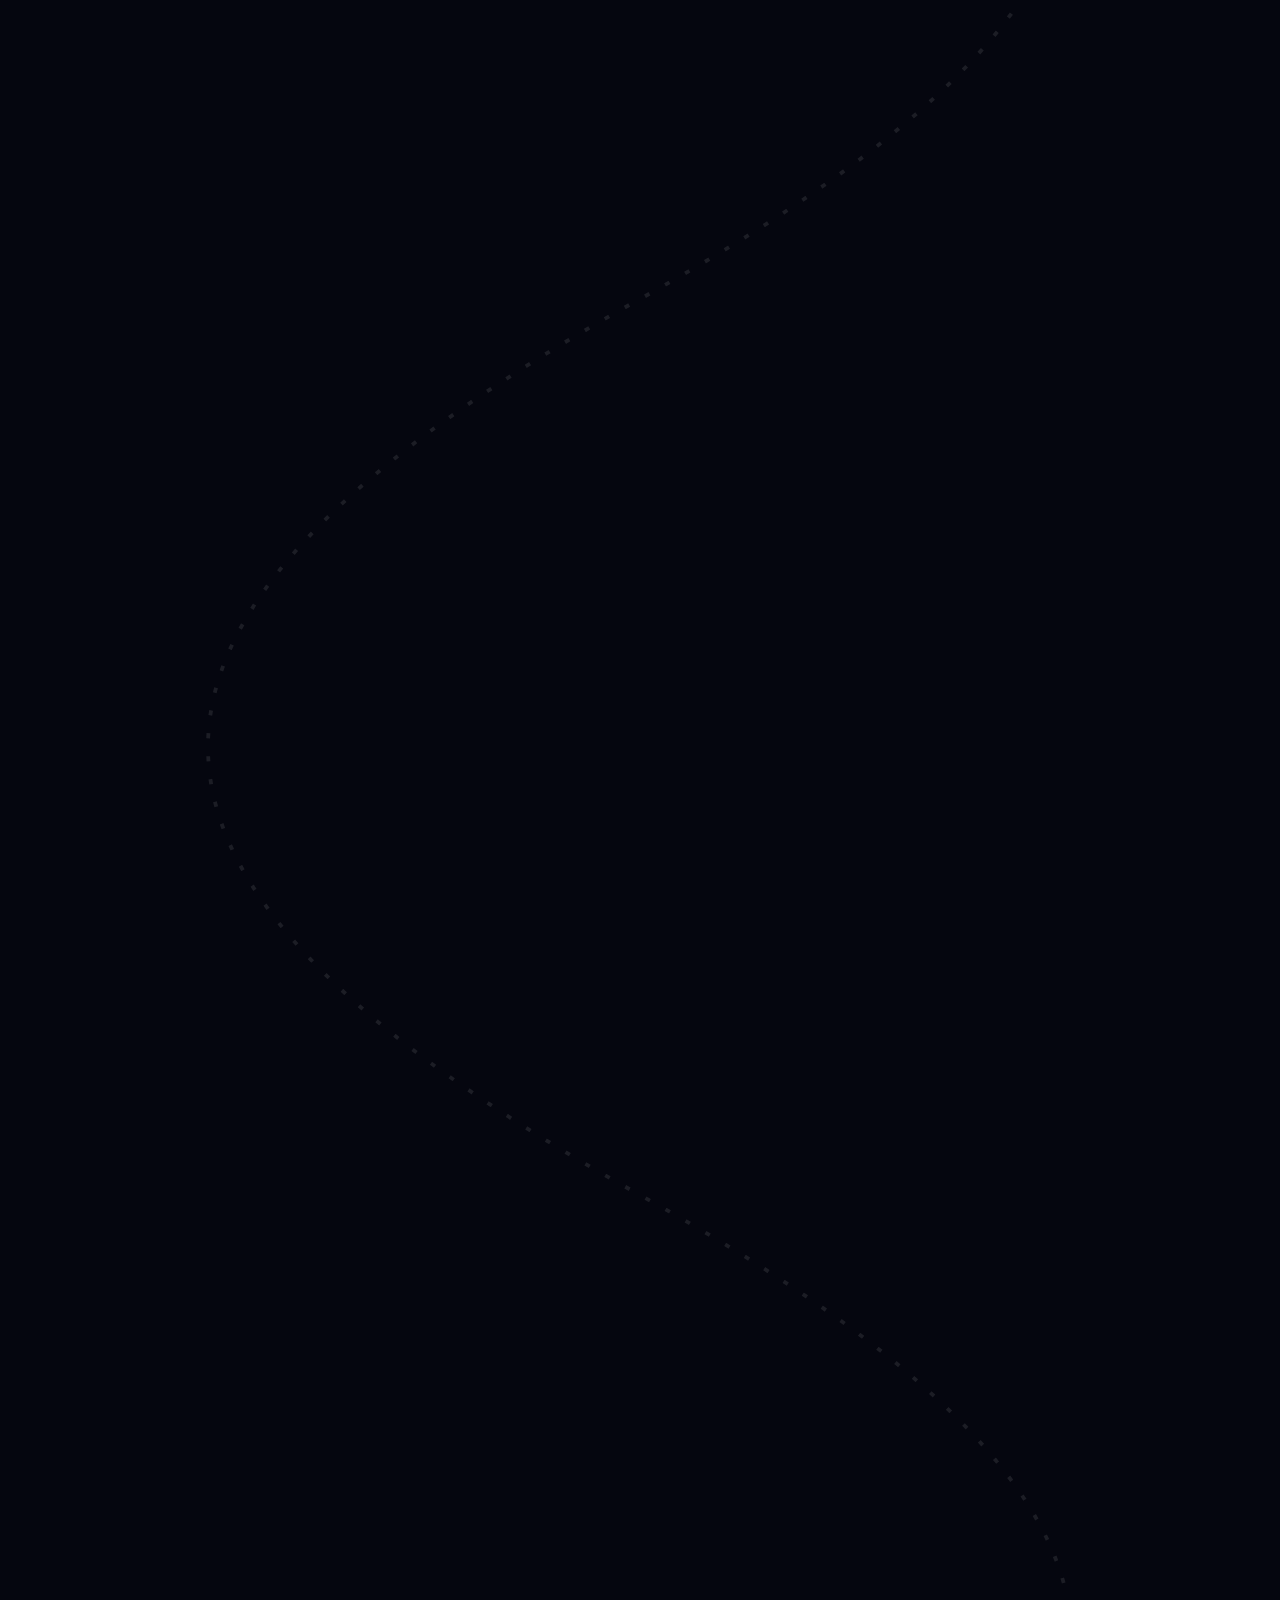
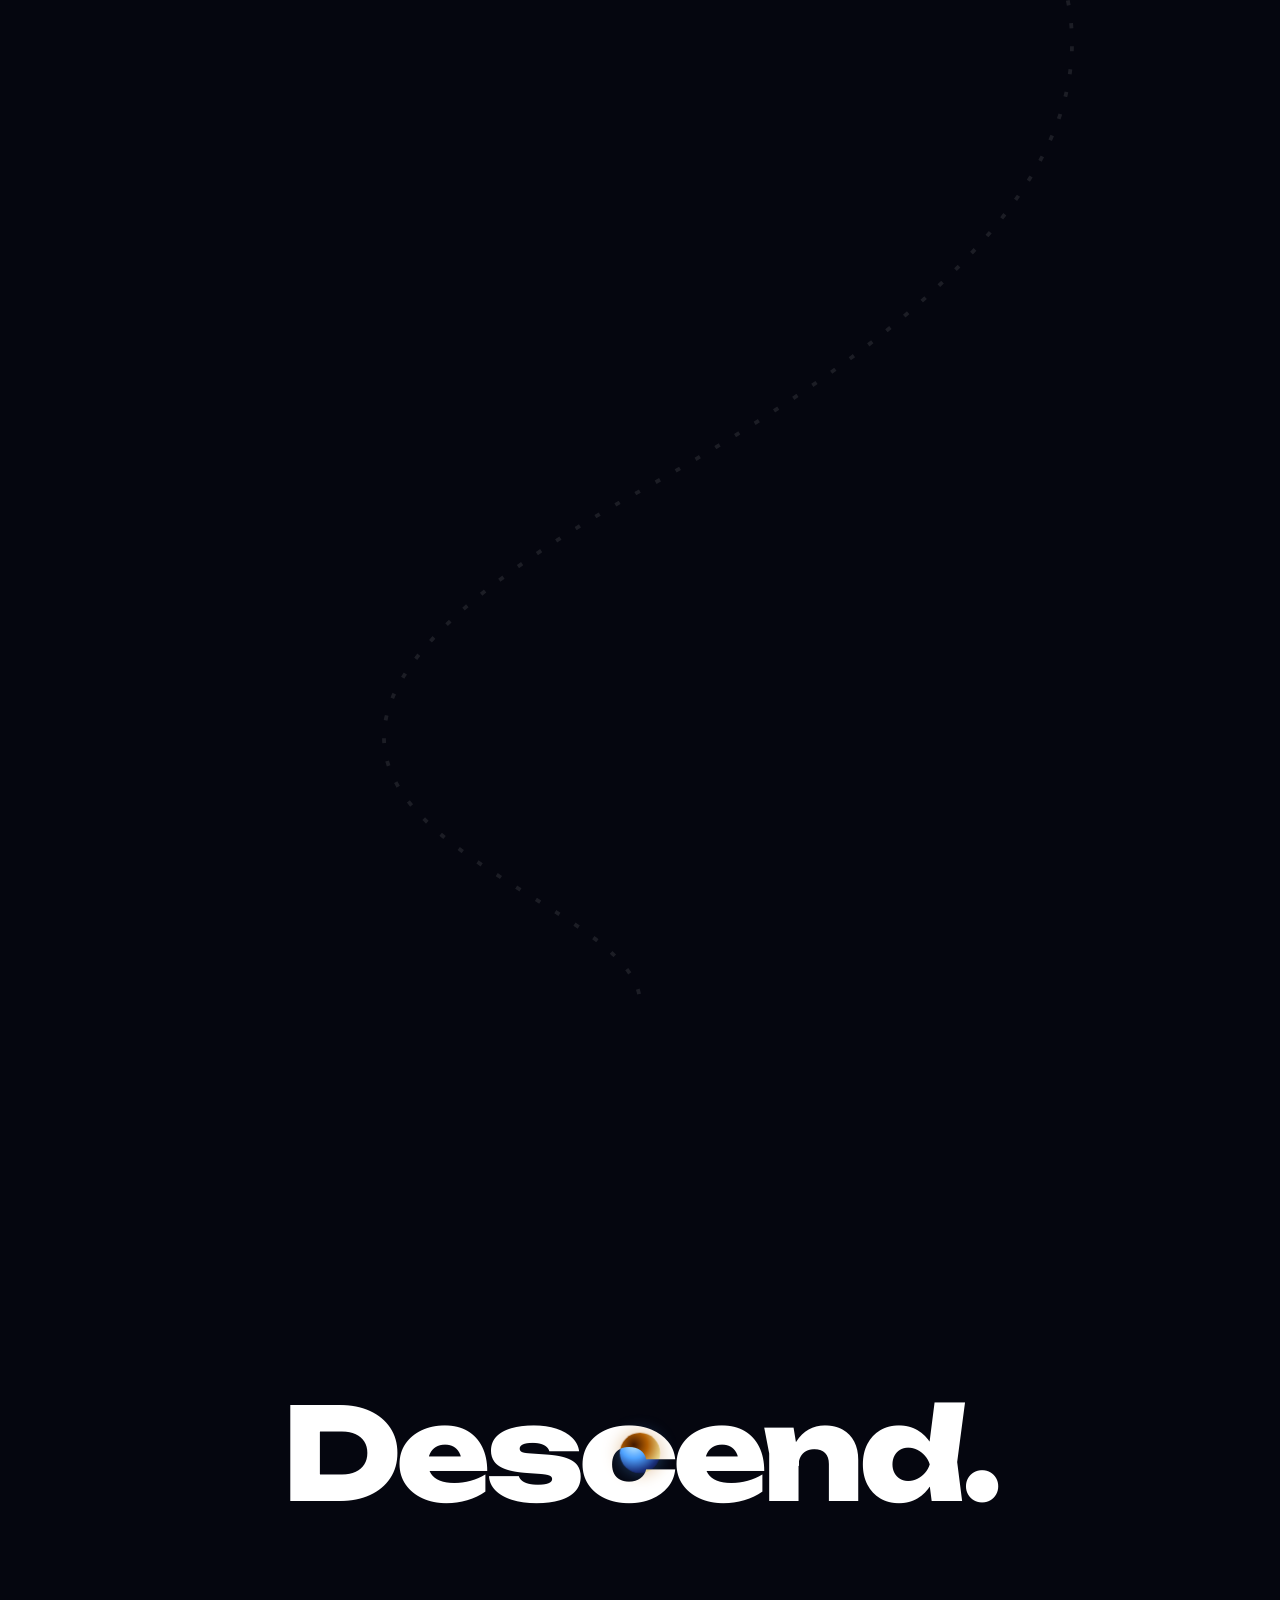
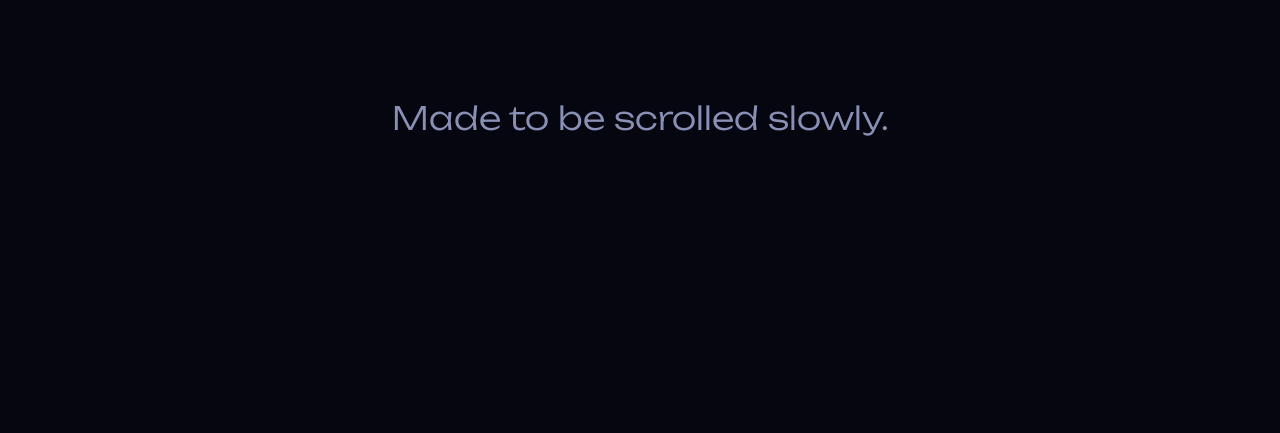
<file: Panche/index.html>
<!DOCTYPE html>
<html lang="en">
<head>
<meta charset="UTF-8">
<meta name="viewport" content="width=device-width, initial-scale=1">
<title>ORBITAL — scroll into the dark</title>
<link href="https://fonts.googleapis.com/css2?family=Unbounded:wght@300;800&family=Space+Grotesk:wght@300;500&display=swap" rel="stylesheet">
<link rel="stylesheet" href="style.css">
</head>
<body>
<canvas id="bg" aria-hidden="true"></canvas>
<div class="progress" id="progress"></div>
<div class="cursor" id="cursor"></div>

<section class="hero" data-sec="hero">
  <h1 aria-label="Wander beyond">
    <span class="line" data-letters>WANDER</span>
    <span class="line l2" data-letters>BEYOND</span>
  </h1>
  <p class="hint">Scroll. Everything moves.</p>
</section>

<div class="marquees" id="marquees" aria-hidden="true">
  <div class="mrow"><div class="mgroup">STARDUST • DEEP FIELD • EVENT HORIZON • SOLAR WIND • </div><div class="mgroup">STARDUST • DEEP FIELD • EVENT HORIZON • SOLAR WIND • </div></div>
  <div class="mrow outline rev"><div class="mgroup">ORBIT • DRIFT • IGNITE • ASCEND • WANDER • </div><div class="mgroup">ORBIT • DRIFT • IGNITE • ASCEND • WANDER • </div></div>
</div>

<section class="words" data-sec="words">
  <p id="words">Four billion years ago nothing here was looking up. Now we send machines past the edge of the Sun, and every one of them started as someone staring at a dark sky and asking what is out there.</p>
</section>

<section class="hscroll" data-sec="hscroll" id="hscroll">
  <div class="sticky">
    <h2 class="htitle">Five places worth the trip</h2>
    <div class="track" id="track">
      <article class="card c1"><div class="orb"></div><h3>Moon</h3><p>1.3 light-seconds away. Footprints from 1969 are still there.</p></article>
      <article class="card c2"><div class="orb"></div><h3>Mars</h3><p>Rust-red dust, ancient riverbeds and the tallest volcano known.</p></article>
      <article class="card c3"><div class="orb"></div><h3>Europa</h3><p>A shell of ice over an ocean with more water than all of Earth's.</p></article>
      <article class="card c4"><div class="orb"></div><h3>Titan</h3><p>Methane rain, orange haze and lakes you could not drink.</p></article>
      <article class="card c5"><div class="orb"></div><h3>Saturn</h3><p>Rings 280,000 km wide and sometimes only ten metres thick.</p></article>
    </div>
  </div>
</section>

<section class="path" data-sec="path" id="path">
  <svg viewBox="0 0 1000 3200" id="pathsvg" aria-hidden="true">
    <defs>
      <linearGradient id="g" x1="0" x2="0" y1="0" y2="1">
        <stop offset="0" stop-color="#ff6a3d"/><stop offset=".5" stop-color="#6a4bff"/><stop offset="1" stop-color="#bfe9ff"/>
      </linearGradient>
    </defs>
    <path id="ghost" d="M500 0 C950 250 50 450 500 700 S950 1150 500 1400 S50 1850 500 2100 S950 2550 500 2800 S500 3100 500 3200" fill="none" stroke="#ffffff18" stroke-width="3" stroke-dasharray="4 14"/>
    <path id="trail" d="M500 0 C950 250 50 450 500 700 S950 1150 500 1400 S50 1850 500 2100 S950 2550 500 2800 S500 3100 500 3200" fill="none" stroke="url(#g)" stroke-width="6" stroke-linecap="round"/>
    <g id="rocket"><path d="M22 0 L-14 -12 L-6 0 L-14 12 Z" fill="#eef2ff"/><circle cx="2" cy="0" r="3" fill="#6a4bff"/><path d="M-8 0 L-30 0" stroke="#ff6a3d" stroke-width="6" stroke-linecap="round"/></g>
  </svg>
  <div class="note n1" data-at=".08"><h3>Liftoff</h3><p>The first nine minutes use most of the fuel.</p></div>
  <div class="note n2 r" data-at=".30"><h3>Max Q</h3><p>Peak stress on the rocket. Then the air thins and it gets easy.</p></div>
  <div class="note n3" data-at=".52"><h3>Coast</h3><p>No engines needed. Momentum carries you for months.</p></div>
  <div class="note n4 r" data-at=".74"><h3>Burn</h3><p>One precise push to drop into orbit around a new world.</p></div>
</section>

<section class="dive" data-sec="dive" id="dive">
  <div class="sticky">
    <div class="planet" id="planet"></div>
    <h2 class="d1" id="d1">Descend.</h2>
    <h2 class="d2" id="d2">Look up again.</h2>
  </div>
</section>

<footer><p>Made to be scrolled slowly.</p></footer>
<script src="script.js"></script>
</body>
</html>
</file>
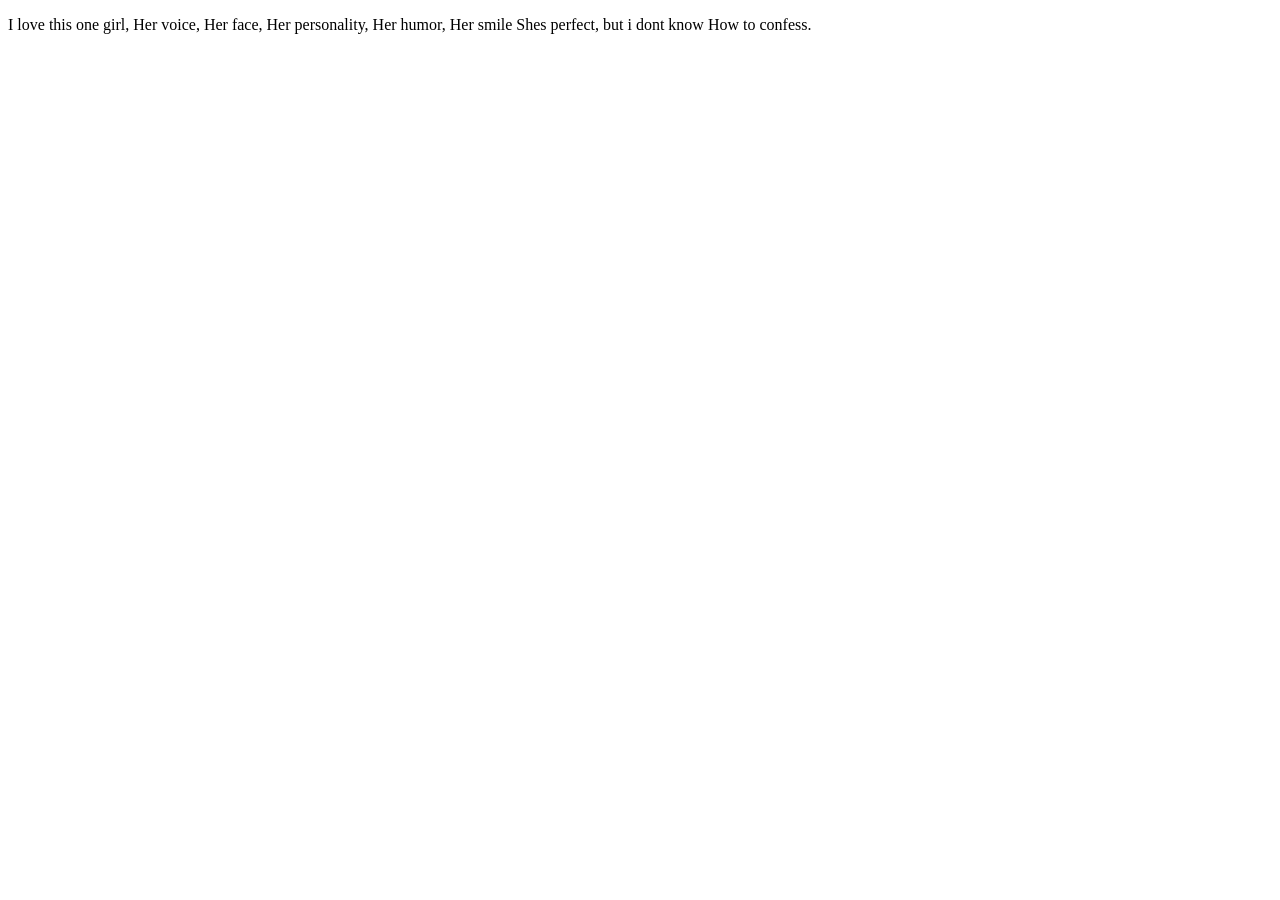
<file: secret/index.html>
<!DOCTYPE html>
<html>
  <head>
    <title> I Love Her</title>
  </head>
  <body>
    <p> I love this one girl, Her voice, Her face, Her personality, Her humor, Her smile Shes perfect, but i dont know How to confess.</p>
  </body>
</html>
</file>
<file: css/style.css>
/* ==========================================================================
   AETHER — styles
   Change the tokens in :root to re-theme the whole site.
   Layout: one full-screen "view" at a time, switched with hash navigation (#/planets).
   ========================================================================== */

:root {
  --bg: #03050c;
  --ink: #eaf0ff;
  --ink-2: #9aa6c6;
  --line: rgba(206, 218, 255, .11);
  --line-strong: rgba(206, 218, 255, .24);
  --gold: #f0c985;
  --gold-soft: rgba(240, 201, 133, .14);

  --font: 'Archivo', 'Helvetica Neue', Arial, system-ui, sans-serif;

  --ease: cubic-bezier(.4, 0, .2, 1);
  --ease-out: cubic-bezier(.16, 1, .3, 1);

  --pad: clamp(18px, 4.4vw, 64px);
  --max: 1320px;
  --nav-h: 64px;
  --bar-h: 76px;
}

/* ---------- Base ---------- */
*, *::before, *::after { box-sizing: border-box; }

html { -webkit-text-size-adjust: 100%; background: var(--bg); }

body {
  margin: 0;
  min-height: 100vh;
  background: var(--bg);
  color: var(--ink);
  font: 400 1rem/1.6 var(--font);
  -webkit-font-smoothing: antialiased;
  -moz-osx-font-smoothing: grayscale;
  overflow: hidden;           /* views scroll on their own */
}

img, svg, canvas { display: block; max-width: 100%; }
a { color: inherit; text-decoration: none; }
button, input { font: inherit; color: inherit; }
button { background: none; border: 0; padding: 0; cursor: pointer; }
h1, h2, h3, p, ul, ol, dl, dd, figure { margin: 0; }
ul, ol { padding: 0; list-style: none; }
fieldset { border: 0; margin: 0; padding: 0; min-width: 0; }

:focus-visible { outline: 2px solid var(--ink); outline-offset: 3px; border-radius: 4px; }
[tabindex="-1"]:focus { outline: none; }

.sr-only {
  position: absolute; width: 1px; height: 1px; margin: -1px; padding: 0;
  overflow: hidden; clip: rect(0 0 0 0); white-space: nowrap; border: 0;
}

.skip {
  position: fixed; left: var(--pad); top: -4rem; z-index: 200;
  padding: .7rem 1.1rem; border-radius: 999px; background: var(--ink); color: #05070f;
  font-size: .9rem; font-weight: 500; transition: top .3s var(--ease-out);
}
.skip:focus { top: 1rem; }

.noscript {
  position: fixed; inset: auto 0 0 0; z-index: 150; padding: 1rem var(--pad);
  background: #14192b; color: var(--ink); text-align: center; font-size: .9rem;
}

/* ---------- Background layers ---------- */
.nebula {
  position: fixed; inset: 0; z-index: 0;
  background:
    radial-gradient(60vw 50vh at 86% 8%, rgba(52, 74, 160, .22), transparent 70%),
    radial-gradient(50vw 60vh at 4% 72%, rgba(95, 60, 150, .13), transparent 70%),
    radial-gradient(44vw 40vh at 58% 100%, rgba(30, 70, 140, .16), transparent 70%),
    var(--bg);
}

#starfield { position: fixed; inset: 0; z-index: 1; width: 100%; height: 100%; pointer-events: none; }

.grain {
  position: fixed; inset: 0; z-index: 90; pointer-events: none; opacity: .055;
  background-image: url("data:image/svg+xml,%3Csvg xmlns='http://www.w3.org/2000/svg' width='160' height='160'%3E%3Cfilter id='n'%3E%3CfeTurbulence type='fractalNoise' baseFrequency='.9' numOctaves='2' stitchTiles='stitch'/%3E%3CfeColorMatrix values='0 0 0 0 1 0 0 0 0 1 0 0 0 0 1 0 0 0 .9 0'/%3E%3C/filter%3E%3Crect width='100%25' height='100%25' filter='url(%23n)'/%3E%3C/svg%3E");
}

/* ---------- Preloader ---------- */
.preloader {
  position: fixed; inset: 0; z-index: 120; display: none; flex-direction: column; justify-content: flex-end;
  gap: 1.2rem; padding: var(--pad); background: var(--bg);
  transition: transform 1.1s var(--ease-out) .1s;
}
.js .preloader { display: flex; }
.preloader.is-done { transform: translateY(-100%); }
.preloader__row {
  display: flex; justify-content: space-between; align-items: baseline;
  font-size: clamp(2.4rem, 9vw, 6.5rem); font-weight: 300; font-stretch: 118%; letter-spacing: -.04em; line-height: 1;
}
.preloader__count { font-variant-numeric: tabular-nums; color: var(--ink-2); }
.preloader__bar { height: 1px; background: var(--line-strong); overflow: hidden; }
.preloader__bar i { display: block; height: 100%; background: var(--gold); transform-origin: left; transform: scaleX(0); }

/* ---------- Buttons ---------- */
.btn {
  --h: 3rem;
  position: relative; isolation: isolate; overflow: hidden;
  display: inline-flex; align-items: center; justify-content: center; gap: .6rem;
  min-height: var(--h); padding: 0 1.5rem; border-radius: 999px;
  font-size: .95rem; font-weight: 500; white-space: nowrap;
  transition: color .35s var(--ease), border-color .35s var(--ease), background-color .35s var(--ease);
}
.btn--sm { --h: 2.4rem; padding: 0 1.15rem; font-size: .875rem; }
.btn--primary { background: var(--ink); color: #05070f; }
.btn--primary::before {
  content: ""; position: absolute; inset: 0; z-index: -1; background: var(--gold);
  transform: translateY(101%); transition: transform .5s var(--ease-out);
}
.btn--primary:hover::before, .btn--primary:focus-visible::before { transform: none; }
.btn--ghost { border: 1px solid var(--line-strong); }
.btn--ghost:hover { border-color: var(--ink); background: rgba(255, 255, 255, .05); }

.icon-btn {
  display: grid; place-items: center; width: 2.5rem; height: 2.5rem; border-radius: 50%;
  border: 1px solid var(--line-strong); color: var(--ink);
  transition: background-color .3s var(--ease), border-color .3s var(--ease), opacity .3s var(--ease);
}
.icon-btn:hover:not(:disabled) { background: rgba(255, 255, 255, .08); border-color: var(--ink); }
.icon-btn:disabled { opacity: .3; cursor: default; }
.icon-btn svg { width: 16px; height: 16px; fill: none; stroke: currentColor; stroke-width: 1.6; stroke-linecap: round; stroke-linejoin: round; }

/* ---------- Navigation ---------- */
.nav {
  position: fixed; inset: 0 0 auto 0; z-index: 60; height: var(--nav-h);
  display: flex; align-items: center; justify-content: space-between; gap: 1.5rem;
  padding-inline: var(--pad);
}
.nav::before {
  content: ""; position: absolute; inset: 0 0 -1.6rem 0; z-index: -1; pointer-events: none;
  background: linear-gradient(180deg, rgba(3, 5, 12, .9), rgba(3, 5, 12, 0));
}
.logo { position: relative; z-index: 2; display: inline-flex; align-items: center; gap: .65rem; font-size: 1.1rem; font-weight: 500; font-stretch: 125%; letter-spacing: -.01em; }
.logo svg { width: 26px; height: 26px; }

.nav__links { display: flex; align-items: center; gap: clamp(1.1rem, 2.6vw, 2.4rem); margin-left: auto; font-size: .9rem; color: var(--ink-2); }
.nav__links a { position: relative; padding: .5rem 0; transition: color .3s var(--ease); }
.nav__links a::after {
  content: ""; position: absolute; left: 0; right: 0; bottom: .15rem; height: 1px; background: var(--gold);
  transform: scaleX(0); transform-origin: left; transition: transform .5s var(--ease-out);
}
.nav__links a:hover { color: var(--ink); }
.nav__links a[aria-current="page"] { color: var(--ink); }
.nav__links a[aria-current="page"]::after { transform: scaleX(1); }
.nav__join { display: none; }

.nav__toggle { position: relative; z-index: 2; display: none; width: 44px; height: 44px; margin-right: -10px; }
.nav__toggle span { position: absolute; left: 11px; right: 11px; height: 1.5px; background: var(--ink); transition: transform .45s var(--ease-out), top .45s var(--ease-out); }
.nav__toggle span:nth-child(1) { top: 18px; }
.nav__toggle span:nth-child(2) { top: 25px; }
body.menu-open .nav__toggle span:nth-child(1) { top: 21.5px; transform: rotate(45deg); }
body.menu-open .nav__toggle span:nth-child(2) { top: 21.5px; transform: rotate(-45deg); }

@media (max-width: 899px) {
  .nav__cta { display: none; }
  .nav__toggle { display: block; }
  .nav__links {
    position: fixed; inset: 0; z-index: 1; flex-direction: column; align-items: flex-start; justify-content: center; gap: .3rem;
    margin: 0; padding: calc(var(--nav-h) + 1rem) var(--pad) 4rem; background: rgba(3, 5, 12, .97);
    opacity: 0; visibility: hidden; transition: opacity .4s var(--ease), visibility 0s linear .4s;
  }
  body.menu-open .nav__links { opacity: 1; visibility: visible; transition: opacity .4s var(--ease); }
  .nav__links a { font-size: clamp(2rem, 9.5vw, 3.2rem); font-weight: 300; font-stretch: 115%; letter-spacing: -.03em; color: var(--ink); }
  .nav__links a::after { display: none; }
  .nav__links a[aria-current="page"] { color: var(--gold); }
  .nav__join { display: block; margin-top: 1rem; }
}

/* ---------- Views (one screen at a time) ---------- */
.view {
  position: fixed; inset: 0; z-index: 5; overflow-x: hidden; overflow-y: auto; overscroll-behavior: contain;
  scrollbar-width: thin; scrollbar-color: rgba(206, 218, 255, .25) transparent;
  visibility: hidden; opacity: 0; pointer-events: none;
  transition: opacity .45s var(--ease), visibility 0s linear .45s;
}
.view.is-active { visibility: visible; opacity: 1; pointer-events: auto; transition: opacity .8s var(--ease) .2s, visibility 0s; }

.view__inner {
  width: min(100% - var(--pad) * 2, var(--max)); min-height: 100%; margin-inline: auto;
  display: flex; flex-direction: column; justify-content: center;
  padding-block: calc(var(--nav-h) + clamp(.6rem, 2.5vh, 2rem)) calc(var(--bar-h) + clamp(.8rem, 2.5vh, 1.6rem));
  transition: transform 1.1s var(--ease-out);
}
.view.is-before .view__inner { transform: translateY(-34px); }
.view.is-after .view__inner { transform: translateY(34px); }
.view.is-active .view__inner { transform: none; }

/* Entrance choreography: elements marked .rv rise into place whenever their view opens. */
.js .rv { opacity: 0; translate: 0 18px; transition: opacity .3s var(--ease), translate .3s var(--ease); }
.js .view.is-active .rv {
  opacity: 1; translate: 0 0;
  transition: opacity .9s var(--ease-out) calc(var(--d, 0) * 70ms + .25s), translate 1.1s var(--ease-out) calc(var(--d, 0) * 70ms + .25s);
}

/* ---------- Section headings ---------- */
.head { display: grid; grid-template-columns: repeat(12, minmax(0, 1fr)); gap: .8rem 2rem; align-items: end; margin-bottom: clamp(1.1rem, 3.4vh, 2.6rem); }
.h2 {
  grid-column: 1 / span 8; font-size: clamp(2rem, 4.6vw, 4.1rem); font-weight: 300; font-stretch: 112%;
  line-height: 1; letter-spacing: -.03em; text-wrap: balance;
}
.lede { grid-column: 9 / -1; max-width: 34ch; color: var(--ink-2); font-size: .98rem; }
@media (max-width: 899px) {
  .h2, .lede { grid-column: 1 / -1; }
  .lede { max-width: 46ch; font-size: .94rem; }
}

/* ======================================================================
   HOME
   ====================================================================== */
.view--home { overflow: hidden; user-select: none; -webkit-user-select: none; -webkit-touch-callout: none; touch-action: pan-y; }
.view--home .view__inner { justify-content: flex-end; padding-bottom: calc(var(--bar-h) + clamp(.6rem, 3vh, 2rem)); }

/* The Earth's limb with the Sun rising behind it. */
.limb {
  position: absolute; z-index: 1; left: 50%; top: calc(100% - clamp(70px, 12vh, 140px));
  width: max(210vw, 2400px); aspect-ratio: 1; border-radius: 50%; pointer-events: none;
  transform: translate3d(calc(-50% + var(--px, 0) * -16px), calc(var(--py, 0) * -8px), 0);
  background: radial-gradient(closest-side, #02030a 72%, #040a1e 94%, #0a1a46 100%);
  box-shadow:
    0 -1px 0 rgba(205, 228, 255, .95),
    0 -2px 8px rgba(130, 185, 255, .75),
    0 -14px 44px rgba(70, 130, 255, .5),
    0 -60px 140px rgba(40, 95, 230, .32),
    inset 0 24px 60px -20px rgba(80, 140, 255, .3);
}
.js .limb { opacity: 0; transition: opacity 2.4s var(--ease) .4s; }
body.is-ready .limb { opacity: 1; }
.limb__sun {
  position: absolute; left: calc(50% + 24vw); top: clamp(3px, 2.6vw, 40px); width: clamp(240px, 32vw, 560px); aspect-ratio: 1;
  transform: translate(-50%, -50%); border-radius: 50%; mix-blend-mode: screen;
  background: radial-gradient(circle, rgba(255, 246, 225, .95) 0, rgba(255, 214, 150, .6) 6%, rgba(255, 176, 90, .22) 22%, rgba(255, 150, 70, .08) 42%, transparent 66%);
}
.limb__streak {
  position: absolute; left: calc(50% + 24vw); top: clamp(3px, 2.6vw, 40px); width: min(92vw, 1100px); height: 2px;
  transform: translate(-50%, -50%);
  background: linear-gradient(90deg, transparent, rgba(255, 225, 170, 0) 10%, rgba(255, 225, 170, .85) 50%, rgba(255, 225, 170, 0) 90%, transparent);
  filter: blur(.5px);
}

.hero__inner { position: relative; z-index: 2; display: grid; gap: clamp(1.2rem, 3.6vh, 2.6rem); }

.hero__title {
  font-size: clamp(2.8rem, min(15vw, 15vh), 9.6rem); font-weight: 300; font-stretch: 100%;
  line-height: .92; letter-spacing: calc(-.035em + var(--warp, 0) * .012em);
  opacity: calc(1 - var(--warp, 0) * .3);
}
.ln { display: block; overflow: hidden; padding-bottom: .09em; margin-bottom: -.09em; }
.ln > span { display: inline-block; white-space: nowrap; }
.js .ln > span { transform: translateY(112%); transition: transform .5s var(--ease); }
body.is-ready .view--home.is-active .ln > span { transform: none; transition: transform 1.3s var(--ease-out) calc(var(--i) * .1s + .15s); }

.hero__foot { display: grid; gap: 1.4rem; align-items: end; }
.hero__copy { display: grid; gap: 1.3rem; max-width: 36rem; }
.hero__sub { color: var(--ink-2); font-size: clamp(.98rem, 1.3vw, 1.12rem); max-width: 34ch; }
.hero__actions { display: flex; flex-wrap: wrap; gap: .7rem; }
.js .hero__foot { opacity: 0; translate: 0 14px; transition: opacity .3s var(--ease), translate .3s var(--ease); }
body.is-ready .view--home.is-active .hero__foot { opacity: 1; translate: 0 0; transition: opacity 1.2s var(--ease-out) .9s, translate 1.3s var(--ease-out) .9s; }

.hold { display: flex; align-items: center; gap: .85rem; color: var(--ink-2); font-size: .85rem; }
.hold svg { width: 38px; height: 38px; flex: none; }
.hold__bg { fill: none; stroke: var(--line-strong); stroke-width: 1.4; }
.hold__fg { fill: none; stroke: var(--gold); stroke-width: 1.8; stroke-linecap: round; stroke-dasharray: 1; stroke-dashoffset: 1; transform: rotate(-90deg); transform-origin: 50% 50%; }
.only-touch { display: none; }
@media (hover: none), (pointer: coarse) {
  .only-fine { display: none; }
  .only-touch { display: inline; }
}
@media (min-width: 900px) {
  .hero__foot { grid-template-columns: minmax(0, 1fr) auto; }
  .hold { justify-self: end; }
}

.flash {
  position: absolute; inset: 0; z-index: 4; pointer-events: none; opacity: 0;
  background: radial-gradient(circle at 50% 62%, rgba(255, 244, 220, .95), rgba(255, 220, 160, .4) 40%, transparent 72%);
}
.flash.is-on { animation: flash 1s ease-out; }
@keyframes flash { 0% { opacity: 0; } 18% { opacity: .85; } 100% { opacity: 0; } }

/* ======================================================================
   PLANETS
   ====================================================================== */
.planets { display: grid; grid-template-columns: minmax(0, 1.1fr) minmax(0, 1fr); gap: clamp(1.4rem, 4vw, 4rem); align-items: center; }
.planets__map { display: grid; gap: 1.1rem; justify-items: center; min-width: 0; }

.orrery { position: relative; width: min(100%, max(280px, calc(100svh - 400px))); aspect-ratio: 1; }
.orrery svg { width: 100%; height: 100%; overflow: visible; touch-action: manipulation; }
.orbit { fill: none; stroke: rgba(206, 218, 255, .12); stroke-width: 1; vector-effect: non-scaling-stroke; transition: stroke .5s var(--ease); }
.orbit.is-active { stroke: rgba(240, 201, 133, .6); }
.bezel-ring { fill: none; stroke: rgba(206, 218, 255, .14); stroke-width: 1; vector-effect: non-scaling-stroke; }
.bezel-tick { stroke: rgba(206, 218, 255, .22); stroke-width: 1; vector-effect: non-scaling-stroke; }

.planet { outline: none; cursor: pointer; }
.planet .hit { fill: transparent; }
.planet:focus-visible .hit { stroke: var(--ink); stroke-width: 1.4; stroke-dasharray: 3 4; fill: rgba(255, 255, 255, .05); }
.pbody { transform-box: fill-box; transform-origin: center; transition: transform .5s var(--ease-out); }
.planet.is-hover .pbody, .planet.is-active .pbody { transform: scale(1.18); }
.selring { fill: none; stroke: var(--gold); stroke-width: 1.3; stroke-dasharray: 3 5; transform-box: fill-box; transform-origin: center; animation: spin 16s linear infinite; }
@keyframes spin { to { transform: rotate(360deg); } }

.orrery__tag {
  position: absolute; left: 0; top: 0; z-index: 2; pointer-events: none; white-space: nowrap; will-change: transform;
  padding: .22rem .65rem; border-radius: 999px; background: rgba(3, 5, 12, .82); border: 1px solid var(--line-strong);
  font-size: .8125rem; font-weight: 500;
}

.chips { position: relative; display: flex; flex-wrap: wrap; justify-content: center; gap: .45rem; max-width: 100%; }
.chip {
  display: inline-flex; align-items: center; gap: .5rem; min-height: 2.3rem; padding: 0 .95rem 0 .75rem; border-radius: 999px;
  border: 1px solid var(--line); color: var(--ink-2); font-size: .85rem; white-space: nowrap;
  transition: color .3s var(--ease), border-color .3s var(--ease), background-color .3s var(--ease);
}
.chip i { width: .62rem; height: .62rem; border-radius: 50%; background: var(--c); flex: none; }
.chip:hover { color: var(--ink); border-color: var(--line-strong); }
.chip[aria-pressed="true"] { color: var(--ink); border-color: var(--gold); background: var(--gold-soft); }

.panel {
  position: relative; overflow: hidden; border: 1px solid var(--line); border-radius: 28px;
  padding: clamp(1.1rem, 2.2vw, 2rem);
  background: linear-gradient(180deg, rgba(255, 255, 255, .035), rgba(255, 255, 255, .008));
}
.panel::before {
  content: ""; position: absolute; top: -45%; right: -30%; width: 85%; aspect-ratio: 1; pointer-events: none; opacity: .17;
  background: radial-gradient(circle, var(--pc, #6aa0ff) 0, transparent 65%); transition: background .6s var(--ease);
}
.panel__top { position: relative; display: flex; justify-content: space-between; align-items: center; color: var(--ink-2); font-size: .85rem; font-variant-numeric: tabular-nums; }
.panel__arrows { display: flex; gap: .45rem; }
.panel__body { position: relative; transition: opacity .2s var(--ease), translate .2s var(--ease); }
.panel__body.is-out { opacity: 0; translate: 0 8px; }
.panel__tag { margin-top: clamp(.8rem, 2.2vh, 1.6rem); color: var(--ink-2); font-size: .92rem; }
.panel__name { margin: .15rem 0 .7rem; font-size: clamp(2.6rem, 5.2vw, 4.6rem); font-weight: 300; font-stretch: 118%; line-height: .95; letter-spacing: -.035em; }
.panel__desc { color: var(--ink-2); max-width: 44ch; font-size: .95rem; }

.facts { display: grid; grid-template-columns: 1fr 1fr; margin-top: clamp(1rem, 2.6vh, 1.8rem); border-top: 1px solid var(--line); }
.facts > div { padding: .75rem .8rem .75rem 0; border-bottom: 1px solid var(--line); min-width: 0; }
.facts > div:nth-child(even) { padding-left: .9rem; border-left: 1px solid var(--line); }
.facts dt { color: var(--ink-2); font-size: .78rem; }
.facts dd { margin-top: .1rem; font-size: 1.12rem; font-weight: 400; font-stretch: 108%; font-variant-numeric: tabular-nums; line-height: 1.25; }
.facts dd small { display: block; margin-top: .1rem; color: var(--ink-2); font-size: .78rem; font-weight: 400; font-stretch: 100%; }

@media (max-width: 899px) {
  .planets { grid-template-columns: 1fr; }
  .orrery { width: min(100%, 440px); }
  .chips { flex-wrap: nowrap; justify-content: flex-start; width: calc(100% + var(--pad) * 2); margin-inline: calc(var(--pad) * -1); padding-inline: var(--pad); overflow-x: auto; scrollbar-width: none; }
  .chips::-webkit-scrollbar { display: none; }
}

/* ======================================================================
   MISSIONS
   ====================================================================== */
.plates { display: grid; grid-template-columns: repeat(12, minmax(0, 1fr)); gap: clamp(.7rem, 1.4vw, 1.2rem); }
.plate {
  position: relative; display: flex; flex-direction: column; justify-content: flex-end; overflow: hidden;
  grid-column: span 4; min-height: clamp(15rem, 31vh, 18.5rem); padding: clamp(1.1rem, 1.8vw, 1.7rem);
  border: 1px solid var(--line); border-radius: 22px;
  background: linear-gradient(180deg, rgba(255, 255, 255, .03), rgba(255, 255, 255, .006));
  transform: perspective(900px) rotateX(var(--rx, 0deg)) rotateY(var(--ry, 0deg));
  transition: transform .45s var(--ease-out), border-color .4s var(--ease);
  will-change: transform;
}
.js .view.is-active .plate.rv {
  transition: opacity .9s var(--ease-out) calc(var(--d, 0) * 70ms + .25s), translate 1.1s var(--ease-out) calc(var(--d, 0) * 70ms + .25s), transform .45s var(--ease-out), border-color .4s var(--ease);
}
.plate--a { grid-column: span 7; }
.plate--b { grid-column: span 5; }
.plate::after {
  content: ""; position: absolute; inset: 0; pointer-events: none; opacity: 0; transition: opacity .4s var(--ease);
  background: radial-gradient(420px circle at var(--mx, 50%) var(--my, 0%), rgba(240, 201, 133, .12), transparent 60%);
}
.plate:hover { border-color: var(--line-strong); }
.plate:hover::after { opacity: 1; }
.plate__year { position: absolute; top: clamp(1.1rem, 1.8vw, 1.7rem); left: clamp(1.1rem, 1.8vw, 1.7rem); color: var(--ink-2); font-size: .9rem; font-variant-numeric: tabular-nums; }
.plate__art {
  position: absolute; top: clamp(.8rem, 1.4vw, 1.3rem); right: clamp(.8rem, 1.4vw, 1.3rem); width: clamp(80px, 8vw, 120px); height: auto; opacity: .85;
  fill: none; stroke: rgba(234, 240, 255, .72); stroke-width: 1.1; stroke-linecap: round; overflow: visible;
}
.plate--a .plate__art { width: clamp(120px, 15vw, 210px); }
.plate__art .g { stroke: var(--gold); }
.plate__art .fill { fill: var(--gold); }
.plate__art .dash { stroke-dasharray: 2 5; }
.plate__art .dots { stroke-dasharray: .5 5; stroke-width: 2; }
.plate__body h3 { font-size: clamp(1.35rem, 2.1vw, 1.95rem); font-weight: 300; font-stretch: 112%; line-height: 1.05; letter-spacing: -.02em; max-width: 11em; }
.plate__body p { margin-top: .55rem; color: var(--ink-2); font-size: .9rem; max-width: 46ch; }
.plate__body .plate__fig { margin-top: .85rem; padding-top: .65rem; border-top: 1px solid var(--line); color: var(--ink); font-size: .84rem; font-variant-numeric: tabular-nums; }

@media (max-width: 899px) {
  .plates {
    display: flex; gap: .8rem; overflow-x: auto; scroll-snap-type: x mandatory; scrollbar-width: none;
    width: calc(100% + var(--pad) * 2); margin-inline: calc(var(--pad) * -1); padding: .3rem var(--pad) .6rem;
  }
  .plates::-webkit-scrollbar { display: none; }
  .plate, .plate--a, .plate--b { flex: 0 0 min(82%, 22rem); scroll-snap-align: center; min-height: 21rem; transform: none; }
}

/* ======================================================================
   TRAVEL
   ====================================================================== */
.calc { border-block: 1px solid var(--line); }
.calc__stage { padding-block: clamp(1.2rem, 4vh, 2.8rem); }
.route { display: grid; grid-template-columns: auto 1fr auto; align-items: center; gap: 1rem; color: var(--ink-2); font-size: .88rem; }
.route__line { position: relative; height: 1px; background: var(--line-strong); }
.ship {
  position: absolute; top: 50%; left: 0; width: 9px; height: 9px; margin: -4.5px 0 0 -4.5px; border-radius: 50%;
  background: var(--gold); box-shadow: 0 0 14px 2px rgba(240, 201, 133, .7); animation: fly var(--dur, 3s) linear infinite;
}
@keyframes fly { 0% { left: 0; opacity: 0; } 8% { opacity: 1; } 92% { opacity: 1; } 100% { left: 100%; opacity: 0; } }

.calc__time {
  margin-top: clamp(.6rem, 2.4vh, 1.6rem); font-size: clamp(3.1rem, min(12vw, 17vh), 8.6rem); font-weight: 300; font-stretch: 118%;
  line-height: .98; letter-spacing: -.04em; font-variant-numeric: tabular-nums;
}
.calc__unit { margin-left: .22em; font-size: .3em; font-weight: 400; font-stretch: 105%; letter-spacing: -.01em; color: var(--ink-2); }
.calc__meta { margin-top: .6rem; color: var(--ink-2); font-size: .94rem; max-width: 62ch; }
.calc__fun { margin-top: .35rem; color: var(--gold); font-size: .94rem; min-height: 1.6em; }

.calc__controls { display: grid; grid-template-columns: 1fr 1fr; gap: 1.4rem 3rem; padding-block: clamp(1rem, 3vh, 2rem); border-top: 1px solid var(--line); }
.group legend { padding: 0; margin-bottom: .7rem; color: var(--ink-2); font-size: .88rem; }
.pills { display: flex; flex-wrap: wrap; gap: .45rem; }
.pill { position: relative; }
.pill input { position: absolute; inset: 0; width: 100%; height: 100%; margin: 0; opacity: 0; cursor: pointer; }
.pill span {
  display: inline-flex; align-items: center; min-height: 2.4rem; padding: 0 1rem; border-radius: 999px;
  border: 1px solid var(--line); color: var(--ink-2); font-size: .88rem; white-space: nowrap;
  transition: color .3s var(--ease), border-color .3s var(--ease), background-color .3s var(--ease);
}
.pill:hover span { color: var(--ink); border-color: var(--line-strong); }
.pill input:checked + span { color: #05070f; background: var(--ink); border-color: var(--ink); }
.pill input:focus-visible + span { outline: 2px solid var(--ink); outline-offset: 3px; }

.fine { margin-top: .9rem; padding: .25rem .25rem 1rem; color: var(--ink-2); font-size: .8125rem; }
@media (max-width: 899px) {
  .calc__controls { grid-template-columns: 1fr; gap: 1.1rem; }
}

/* ======================================================================
   LIGHT
   ====================================================================== */
.ladder { border-top: 1px solid var(--line); }
.ladder li {
  display: grid; grid-template-columns: minmax(0, 1.15fr) minmax(0, 1fr) minmax(0, .7fr); gap: .6rem 2rem; align-items: center;
  padding-block: clamp(.7rem, 2vh, 1.4rem); border-bottom: 1px solid var(--line);
}
.ladder__val { font-size: clamp(1.7rem, min(4vw, 6.4vh), 3.4rem); font-weight: 300; font-stretch: 115%; line-height: 1; letter-spacing: -.03em; font-variant-numeric: tabular-nums; }
.ladder__val small { margin-left: .4em; font-size: .38em; font-weight: 400; font-stretch: 100%; letter-spacing: 0; color: var(--ink-2); }
.ladder__txt { color: var(--ink-2); font-size: .94rem; max-width: 40ch; }
.ladder__bar { position: relative; height: 2px; background: var(--line); overflow: hidden; }
.ladder__bar i { position: absolute; inset: 0; background: var(--gold); transform-origin: left; transform: scaleX(0); transition: transform 1.8s var(--ease-out) .6s; }
.view.is-active .ladder__bar i { transform: scaleX(var(--w, 0)); }
@media (max-width: 899px) {
  .ladder li { grid-template-columns: 1fr; gap: .35rem; }
  .ladder__val { font-size: clamp(1.7rem, 8vw, 2.3rem); }
}

/* ======================================================================
   TIMELINE
   ====================================================================== */
.tl { display: grid; grid-template-columns: minmax(0, 1.05fr) minmax(0, 1fr); gap: clamp(1.2rem, 4vw, 4rem); align-items: center; }
.tl__view {
  position: relative; height: clamp(190px, calc(100svh - 470px), 480px); overflow: hidden;
  border: 1px solid var(--line); border-radius: 28px; background: radial-gradient(circle at 50% 50%, #060c20, #02030a);
}
.tl__view canvas { position: absolute; inset: 0; width: 100%; height: 100%; }
.tl__when { color: var(--gold); font-size: .95rem; font-variant-numeric: tabular-nums; min-height: 1.5em; }
.tl__title { margin: .5rem 0 .8rem; font-size: clamp(1.9rem, 3.8vw, 3.4rem); font-weight: 300; font-stretch: 115%; line-height: 1; letter-spacing: -.03em; }
.tl__desc { color: var(--ink-2); max-width: 42ch; min-height: 6.2em; }
.tl__when, .tl__title, .tl__desc { transition: opacity .25s var(--ease), translate .25s var(--ease); }
.tl__text.is-out .tl__when, .tl__text.is-out .tl__title, .tl__text.is-out .tl__desc { opacity: 0; translate: 0 8px; }

.tl__ctrl { margin-top: clamp(1rem, 3vh, 2rem); }
.range { -webkit-appearance: none; appearance: none; display: block; width: 100%; height: 36px; margin: 0; background: transparent; cursor: pointer; --p: 0%; }
.range::-webkit-slider-runnable-track { height: 2px; border-radius: 2px; background: linear-gradient(90deg, var(--gold) var(--p), var(--line-strong) var(--p)); }
.range::-moz-range-track { height: 2px; border-radius: 2px; background: var(--line-strong); }
.range::-moz-range-progress { height: 2px; background: var(--gold); }
.range::-webkit-slider-thumb {
  -webkit-appearance: none; width: 22px; height: 22px; margin-top: -10px; border: 0; border-radius: 50%; background: var(--ink);
  box-shadow: 0 0 0 6px rgba(240, 201, 133, .18), 0 0 24px rgba(240, 201, 133, .5);
}
.range::-moz-range-thumb { width: 22px; height: 22px; border: 0; border-radius: 50%; background: var(--ink); box-shadow: 0 0 0 6px rgba(240, 201, 133, .18), 0 0 24px rgba(240, 201, 133, .5); }
.range:focus { outline: none; }
.range:focus-visible::-webkit-slider-thumb { box-shadow: 0 0 0 3px var(--bg), 0 0 0 5px var(--ink); }
.range:focus-visible::-moz-range-thumb { box-shadow: 0 0 0 3px var(--bg), 0 0 0 5px var(--ink); }

.tl__ticks { position: relative; height: 3rem; }
.tick {
  position: absolute; top: 0; left: calc(11px + (100% - 22px) * var(--f)); transform: translateX(-50%);
  display: grid; justify-items: center; gap: .45rem; min-width: 2.2rem; padding: .3rem .1rem; color: var(--ink-2); font-size: .74rem; white-space: nowrap;
  transition: color .3s var(--ease);
}
.tick::before { content: ""; width: 1px; height: 7px; background: var(--line-strong); transition: background-color .3s var(--ease), height .3s var(--ease); }
.tick:hover { color: var(--ink); }
.tick.is-active { color: var(--ink); }
.tick.is-active::before { background: var(--gold); height: 11px; }
@media (max-width: 899px) {
  .tl { grid-template-columns: 1fr; gap: 1rem; }
  .tl__view { height: clamp(190px, 28svh, 280px); border-radius: 22px; }
  .tl__desc { min-height: 7.5em; }
  .tick span { display: none; }
  .tl__ticks { height: 2.2rem; }
}

/* ======================================================================
   JOIN
   ====================================================================== */
.cta { display: grid; grid-template-columns: minmax(0, 7fr) minmax(0, 5fr); gap: 2rem clamp(2rem, 6vw, 6rem); align-items: end; }
.cta__title { font-size: clamp(3rem, min(10vw, 17vh), 8.6rem); font-weight: 300; font-stretch: 118%; line-height: .92; letter-spacing: -.04em; }
.cta__text { color: var(--ink-2); max-width: 32ch; margin-bottom: 1.3rem; }
.signup { display: grid; gap: .6rem; }
.signup label { color: var(--ink-2); font-size: .88rem; }
.signup__row { display: flex; flex-wrap: wrap; gap: .6rem; }
.signup input {
  flex: 1 1 13rem; min-width: 0; min-height: 3rem; padding: 0 1.25rem; border-radius: 999px; outline: none;
  border: 1px solid var(--line-strong); background: rgba(255, 255, 255, .035);
  transition: border-color .3s var(--ease), background-color .3s var(--ease);
}
.signup input::placeholder { color: rgba(154, 166, 198, .7); }
.signup input:focus { border-color: var(--ink); background: rgba(255, 255, 255, .06); }
.signup input[aria-invalid="true"] { border-color: #ff9d8a; }
.signup__msg { min-height: 1.6em; font-size: .9rem; color: var(--ink-2); }
.signup__msg.is-error { color: #ffb4a4; }
.signup__msg.is-ok { color: var(--gold); }
.footnote { margin-top: clamp(1.6rem, 6vh, 4rem); color: var(--ink-2); font-size: .8125rem; }
@media (max-width: 899px) { .cta { grid-template-columns: 1fr; align-items: start; } }

/* ======================================================================
   BOTTOM BAR (distance readout + pager)
   ====================================================================== */
.bar {
  position: fixed; left: 0; right: 0; bottom: 0; z-index: 50; display: flex; align-items: flex-end; justify-content: space-between; gap: 1rem;
  padding: 0 var(--pad) max(16px, env(safe-area-inset-bottom)); pointer-events: none;
}
.js .bar { opacity: 0; transition: opacity 1s var(--ease) 1.2s; }
body.is-ready .bar { opacity: 1; }

.journey {
  display: grid; gap: .05rem; padding: .5rem .9rem .55rem; border-radius: 14px; border: 1px solid var(--line);
  background: rgba(3, 5, 12, .62); -webkit-backdrop-filter: blur(12px); backdrop-filter: blur(12px);
}
.journey b { font-size: .95rem; font-weight: 500; font-stretch: 112%; font-variant-numeric: tabular-nums; }
.journey span { color: var(--ink-2); font-size: .75rem; }

.pager {
  display: flex; align-items: center; gap: .3rem; padding: .3rem; border-radius: 999px; border: 1px solid var(--line); pointer-events: auto;
  background: rgba(3, 5, 12, .62); -webkit-backdrop-filter: blur(12px); backdrop-filter: blur(12px);
}
.pager__txt { min-width: 4.6rem; text-align: center; color: var(--ink-2); font-size: .8125rem; font-variant-numeric: tabular-nums; line-height: 1.2; }
.pager__txt b { color: var(--ink); font-weight: 500; }
.pager__txt span { display: block; color: var(--ink-2); font-size: .72rem; }
@media (max-width: 599px) {
  .pager__txt { min-width: 3.4rem; }
  .pager__txt span { display: none; }
}

/* ---------- Reduced motion ---------- */
@media (prefers-reduced-motion: reduce) {
  *, *::before, *::after { animation-duration: .001ms !important; animation-iteration-count: 1 !important; transition-duration: .001ms !important; transition-delay: 0s !important; }
  .js .rv, .js .ln > span, .js .hero__foot { opacity: 1 !important; transform: none !important; translate: 0 0 !important; }
  .js .limb, .js .bar { opacity: 1 !important; }
  .view.is-before .view__inner, .view.is-after .view__inner { transform: none; }
  .ship { animation: none; left: 50%; opacity: 1; }
}
</file>
<file: Claude/style.css>
:root{
  --ink:#05060f; --violet:#6a4bff; --ember:#ff6a3d; --ice:#bfe9ff; --paper:#eef2ff; --dim:#8a90b5;
  --display:'Unbounded','Arial Black',sans-serif; --body:'Space Grotesk','Segoe UI',sans-serif;
}
*{box-sizing:border-box;margin:0;padding:0}
html{scroll-behavior:smooth}
body{background:var(--ink);color:var(--paper);font-family:var(--body);line-height:1.6;overflow-x:hidden}
#stars{position:fixed;inset:0;width:100%;height:100%;z-index:0}
main,footer,.nav{position:relative;z-index:1}
a{color:inherit}
:focus-visible{outline:2px solid var(--ice);outline-offset:3px}

.nav{position:fixed;top:0;left:0;right:0;display:flex;justify-content:space-between;align-items:center;padding:1.2rem 5vw;z-index:10;backdrop-filter:blur(8px);background:linear-gradient(#05060fcc,transparent)}
.logo{font-family:var(--display);font-weight:800;letter-spacing:.3em;text-decoration:none;font-size:.9rem}
.nav nav a{margin-left:2rem;text-decoration:none;color:var(--dim);transition:color .2s}
.nav nav a:hover{color:var(--ice)}

.hero{min-height:100vh;display:flex;flex-direction:column;justify-content:center;padding:8rem 5vw 4rem}
.mega{font-family:var(--display);font-weight:800;font-size:clamp(3.5rem,13vw,12rem);line-height:.9;letter-spacing:-.04em}
.mega span{display:block;opacity:0;transform:translateY(40px) scale(.96);animation:rise 1.2s cubic-bezier(.2,.8,.2,1) forwards}
.mega span:nth-child(2){animation-delay:.25s;margin-left:8vw;background:linear-gradient(90deg,var(--ember),var(--violet) 60%,var(--ice));-webkit-background-clip:text;background-clip:text;color:transparent}
@keyframes rise{to{opacity:1;transform:none}}
.lede{max-width:34rem;margin:2rem 0 2.5rem;color:var(--dim);font-size:1.15rem}
.hud{display:flex;gap:3rem;flex-wrap:wrap;margin-bottom:2.5rem;font-variant-numeric:tabular-nums}
.hud b{display:block;font-family:var(--display);font-weight:300;font-size:1.8rem;color:var(--ice)}
.hud small{color:var(--dim)}
.cta{align-self:flex-start;padding:1rem 2rem;border:1px solid var(--ice);border-radius:999px;text-decoration:none;transition:.25s}
.cta:hover{background:var(--ice);color:var(--ink);box-shadow:0 0 40px #bfe9ff66}

h2{font-family:var(--display);font-weight:600;font-size:clamp(1.8rem,4vw,3rem);letter-spacing:-.02em}
section:not(.hero){padding:7rem 5vw}

.sys-head p{color:var(--dim);max-width:36rem;margin:1rem 0 3rem}
.orrery-wrap{display:grid;grid-template-columns:minmax(0,1.5fr) minmax(0,1fr);gap:3rem;align-items:center}
.orrery{position:relative;aspect-ratio:1;width:100%;max-width:700px;margin:auto}
.sun{position:absolute;left:50%;top:50%;width:7%;aspect-ratio:1;transform:translate(-50%,-50%);border-radius:50%;background:radial-gradient(circle,#fff6c9,#ffb03d 55%,#ff6a3d);box-shadow:0 0 60px 20px #ff8a3d66,0 0 140px 50px #ff6a3d33}
.ring{position:absolute;left:50%;top:50%;border:1px solid #ffffff14;border-radius:50%;transform:translate(-50%,-50%)}
.arm{position:absolute;left:50%;top:50%;width:0;height:0;animation:spin linear infinite}
.planet{position:absolute;border:0;border-radius:50%;cursor:pointer;transform:translate(-50%,-50%);transition:box-shadow .25s,scale .25s}
.planet:hover,.planet.on{scale:1.5;box-shadow:0 0 0 3px #ffffff55,0 0 24px currentColor}
@keyframes spin{to{transform:rotate(360deg)}}
@keyframes counter{to{transform:rotate(-360deg)}}

.card{border-left:2px solid var(--violet);padding:1rem 0 1rem 2rem}
.card h3{font-family:var(--display);font-size:2.4rem;font-weight:800;margin-bottom:.8rem}
.card p{color:var(--dim);margin-bottom:1.5rem}
dl{display:grid;grid-template-columns:auto 1fr;gap:.5rem 1.5rem}
dt{color:var(--dim)} dd{text-align:right;color:var(--ice);font-variant-numeric:tabular-nums}

.field{display:grid;gap:.6rem;max-width:26rem;margin:2rem 0 3rem;color:var(--dim)}
input[type=range]{width:100%;accent-color:var(--ember)}
output{font-family:var(--display);font-size:1.6rem;color:var(--paper)}
.bars{display:grid;gap:.9rem;max-width:44rem}
.bar{display:grid;grid-template-columns:6rem 1fr 5.5rem;gap:1rem;align-items:center}
.bar i{display:block;height:14px;border-radius:7px;transition:width .5s cubic-bezier(.2,.8,.2,1)}
.bar span:last-child{text-align:right;font-variant-numeric:tabular-nums;color:var(--ice)}

.timeline{list-style:none;margin-top:3rem;border-left:1px solid #ffffff2a;max-width:44rem}
.timeline li{position:relative;padding:0 0 2.5rem 2.5rem}
.timeline li::before{content:"";position:absolute;left:-6px;top:.7rem;width:11px;height:11px;border-radius:50%;background:var(--ember);box-shadow:0 0 14px var(--ember)}
.timeline time{font-family:var(--display);font-size:1.6rem;font-weight:300;color:var(--ice)}
.timeline p{color:var(--dim)}

footer{padding:5rem 5vw;text-align:center;color:var(--dim)}

@media (max-width:820px){
  .orrery-wrap{grid-template-columns:1fr}
  .nav nav a:nth-child(n+2){display:none}
  .bar{grid-template-columns:5rem 1fr 4.5rem}
}
@media (prefers-reduced-motion:reduce){
  .arm,.mega span{animation:none!important;opacity:1;transform:none}
  html{scroll-behavior:auto}
}
</file>
<file: Panche/style.css>
:root{--ink:#05060f;--violet:#6a4bff;--ember:#ff6a3d;--ice:#bfe9ff;--paper:#eef2ff;--dim:#8a90b5;
--display:'Unbounded','Arial Black',sans-serif;--body:'Space Grotesk','Segoe UI',sans-serif}
*{box-sizing:border-box;margin:0;padding:0}
body{background:var(--ink);color:var(--paper);font-family:var(--body);overflow-x:hidden;line-height:1.5}
#bg{position:fixed;inset:0;width:100%;height:100%;z-index:0}
section,footer,.marquees{position:relative;z-index:1}
.progress{position:fixed;top:0;left:0;height:3px;width:100%;transform-origin:0 50%;transform:scaleX(0);background:linear-gradient(90deg,var(--ember),var(--violet),var(--ice));z-index:50}
.cursor{position:fixed;left:0;top:0;width:22px;height:22px;margin:-11px 0 0 -11px;border-radius:50%;border:1px solid var(--ice);pointer-events:none;z-index:60;mix-blend-mode:difference;transition:width .25s,height .25s,margin .25s,background .25s}
.cursor.big{width:80px;height:80px;margin:-40px 0 0 -40px;background:#fff}
@media (hover:none){.cursor{display:none}}

.hero{height:100vh;display:grid;place-content:center;text-align:center;overflow:hidden}
.hero h1{font-family:var(--display);font-weight:800;font-size:clamp(3rem,13vw,11rem);line-height:.95;letter-spacing:-.05em}
.line{display:block;white-space:nowrap}
.line span{display:inline-block;will-change:transform}
.l2{color:transparent;-webkit-text-stroke:2px var(--ice)}
.hint{margin-top:2.5rem;color:var(--dim);letter-spacing:.2em}

.marquees{padding:6vh 0;overflow:hidden}
.mrow{display:flex;width:max-content;font-family:var(--display);font-weight:800;font-size:clamp(3rem,9vw,8rem);white-space:nowrap;will-change:transform;line-height:1.1}
.mgroup{padding-right:.4em}
.outline{color:transparent;-webkit-text-stroke:1.5px var(--ember)}

.words{min-height:140vh;display:grid;align-items:center;padding:0 7vw}
.words p{font-family:var(--display);font-weight:300;font-size:clamp(1.5rem,3.8vw,3.4rem);line-height:1.35;max-width:26ch}
.words .w{opacity:.12;transition:none}
@media(min-width:900px){.words p{max-width:30ch;margin-left:10vw}}

.hscroll{height:500vh}
.hscroll .sticky{position:sticky;top:0;height:100vh;overflow:hidden;display:flex;flex-direction:column;justify-content:center}
.htitle{font-family:var(--display);font-weight:300;font-size:clamp(1.2rem,2.4vw,2rem);padding:0 7vw;margin-bottom:3rem;color:var(--dim)}
.track{display:flex;gap:6vw;padding:0 7vw;width:max-content;will-change:transform}
.card{width:min(70vw,420px);height:min(60vh,520px);border-radius:28px;padding:2rem;display:flex;flex-direction:column;justify-content:flex-end;position:relative;overflow:hidden;background:#0d1024;border:1px solid #ffffff1c;will-change:transform}
.card h3{font-family:var(--display);font-size:2.2rem;font-weight:800;position:relative}
.card p{color:var(--dim);margin-top:.6rem;position:relative}
.orb{position:absolute;top:8%;left:50%;width:62%;aspect-ratio:1;transform:translateX(-50%);border-radius:50%;filter:blur(.3px);transition:transform .6s cubic-bezier(.2,.8,.2,1)}
.card:hover .orb{transform:translateX(-50%) scale(1.12) rotate(12deg)}
.c1 .orb{background:radial-gradient(circle at 30% 30%,#fff,#bbb 45%,#555);box-shadow:0 0 80px #ffffff33}
.c2 .orb{background:radial-gradient(circle at 30% 30%,#ffb08a,#ff6a3d 50%,#6b1d0a);box-shadow:0 0 80px #ff6a3d55}
.c3 .orb{background:radial-gradient(circle at 30% 30%,#fff,#bfe9ff 50%,#4a6a8c);box-shadow:0 0 80px #bfe9ff55}
.c4 .orb{background:radial-gradient(circle at 30% 30%,#ffd88a,#d98a1c 55%,#5a3305);box-shadow:0 0 80px #d98a1c55}
.c5 .orb{background:radial-gradient(circle at 30% 30%,#fff3c9,#e3b98a 50%,#7a5a33);box-shadow:0 0 80px #e3b98a55}
.c5 .orb::after{content:"";position:absolute;left:-30%;right:-30%;top:42%;height:16%;border-radius:50%;border:5px solid #f3dca188;transform:rotate(-14deg)}

.path{width:100%;aspect-ratio:1000/3200}
.path svg{position:absolute;inset:0;width:100%;height:100%;overflow:visible}
.note{position:absolute;left:7vw;max-width:20rem;opacity:0;transform:translateY(40px);transition:opacity .7s,transform .7s}
.note.r{left:auto;right:7vw;text-align:right}
.note.on{opacity:1;transform:none}
.note h3{font-family:var(--display);font-size:clamp(1.4rem,3vw,2.4rem)}
.note p{color:var(--dim);margin-top:.4rem}
.n1{top:6%}.n2{top:30%}.n3{top:52%}.n4{top:74%}

.dive{height:400vh}
.dive .sticky{position:sticky;top:0;height:100vh;overflow:hidden;display:grid;place-items:center}
.planet{position:absolute;width:30vmin;height:30vmin;border-radius:50%;background:radial-gradient(circle at 35% 30%,#bfe9ff,#4fa3ff 35%,#1a2f7a 70%,#05060f);box-shadow:0 0 120px #4fa3ff66;will-change:transform}
.dive h2{position:absolute;font-family:var(--display);font-weight:800;font-size:clamp(2.5rem,10vw,9rem);letter-spacing:-.04em;text-align:center;mix-blend-mode:difference;color:#fff;will-change:transform,opacity}
.d2{opacity:0}

footer{height:70vh;display:grid;place-items:center;background:#05060f;font-family:var(--display);font-weight:300;font-size:clamp(1.2rem,3vw,2rem);color:var(--dim);text-align:center;padding:0 5vw}

@media(prefers-reduced-motion:reduce){.note{transition:none}}
</file>
